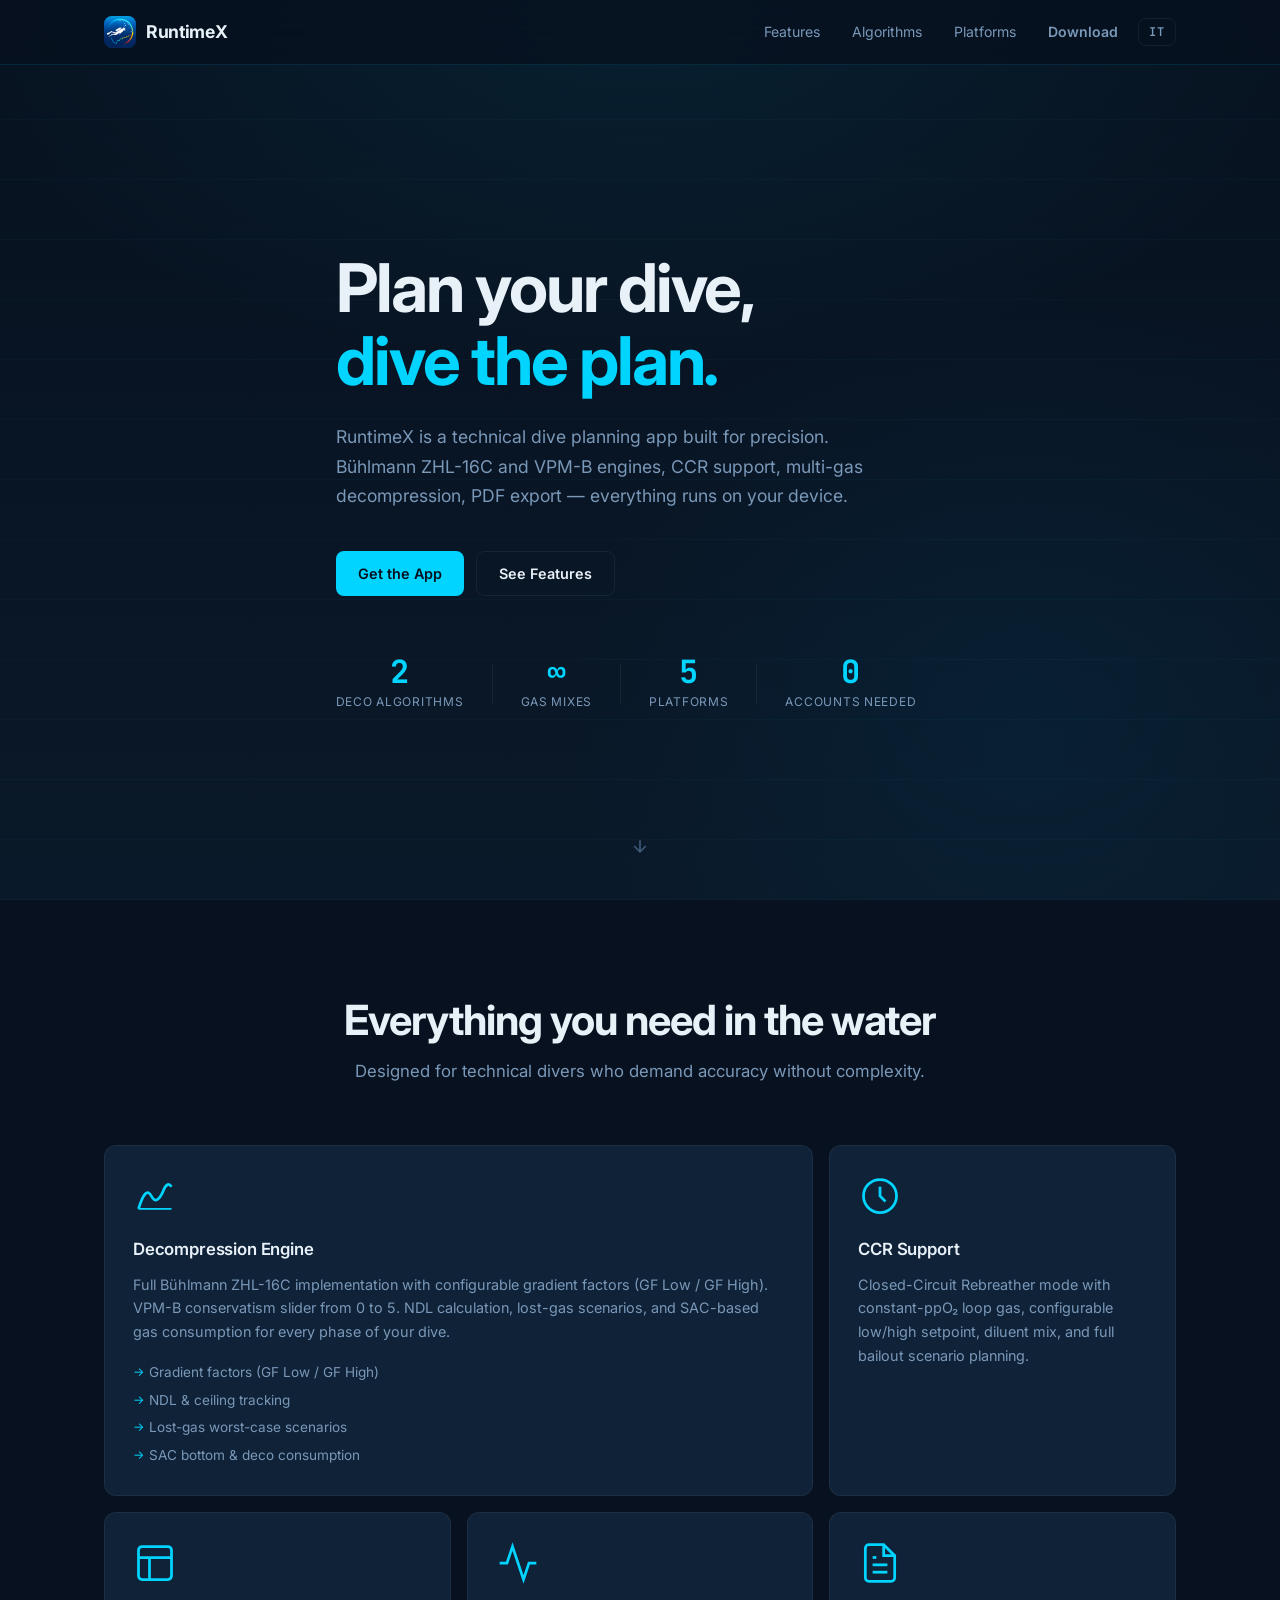
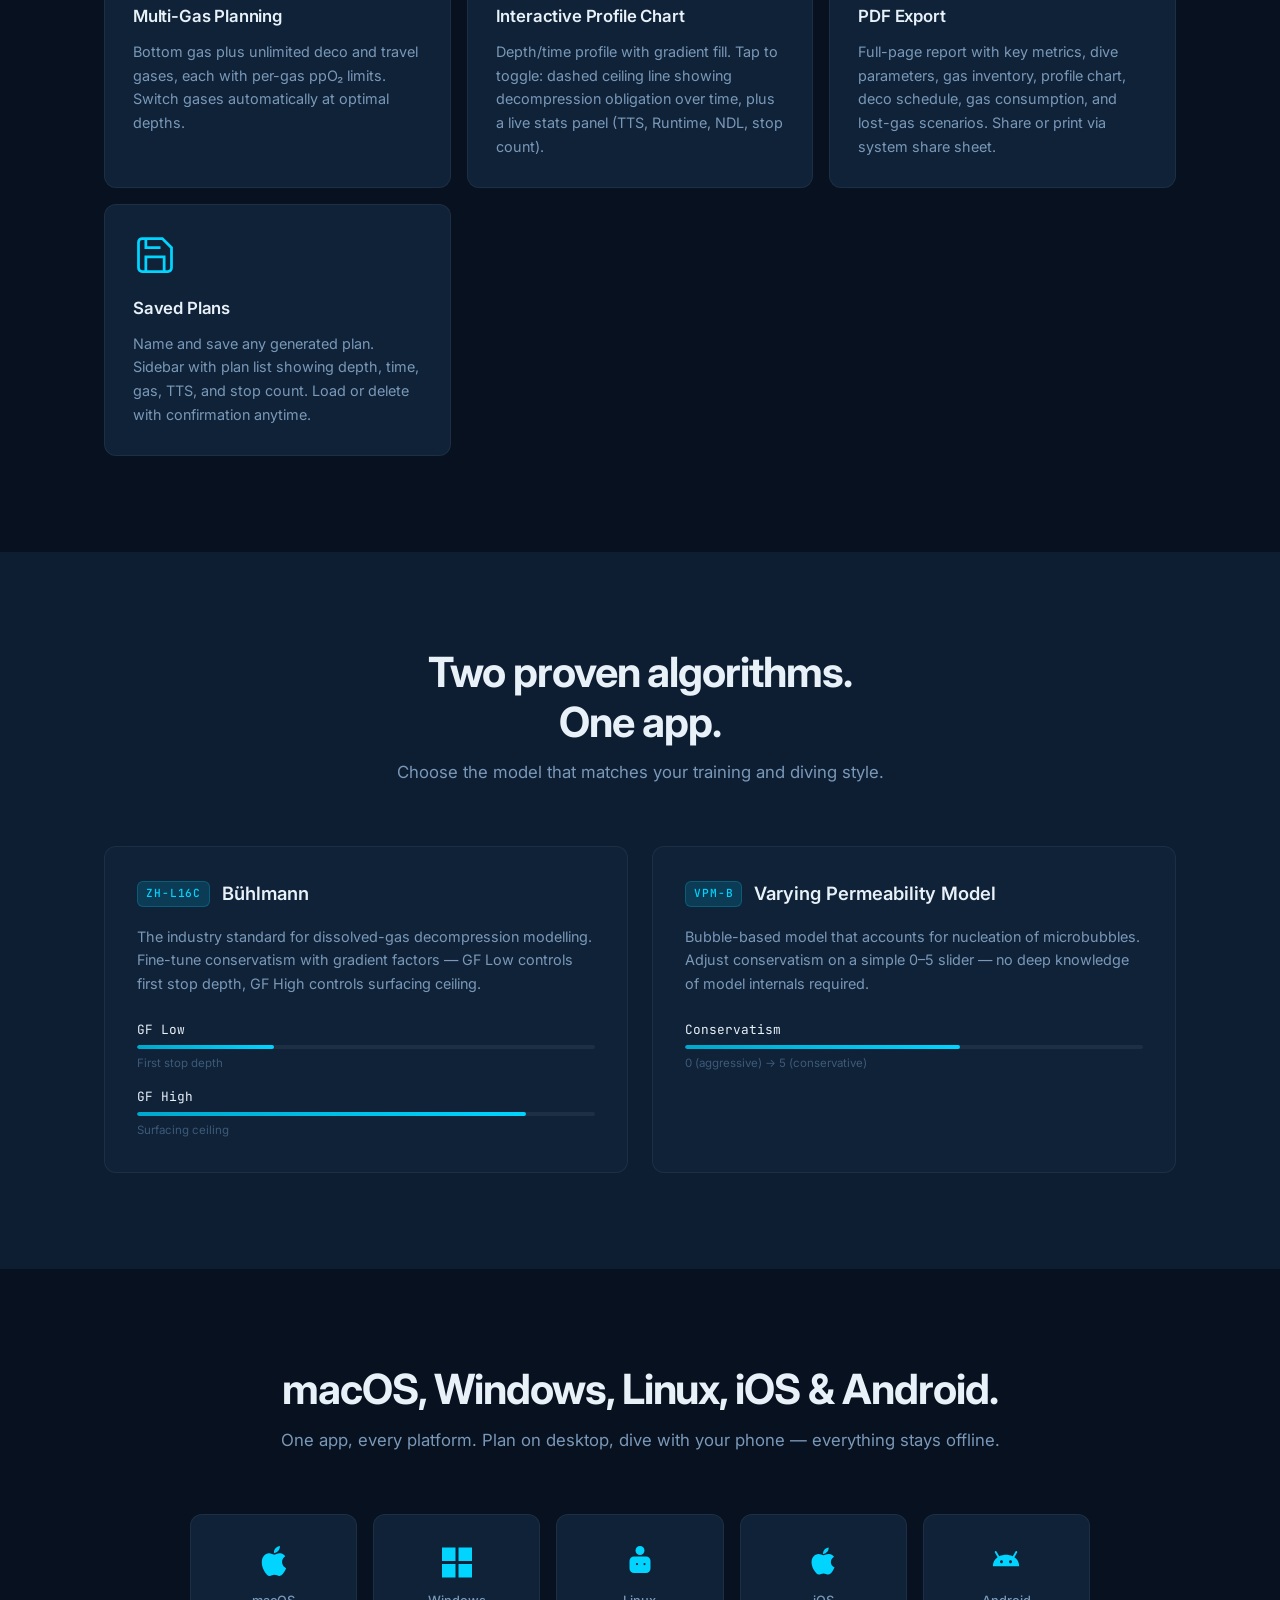
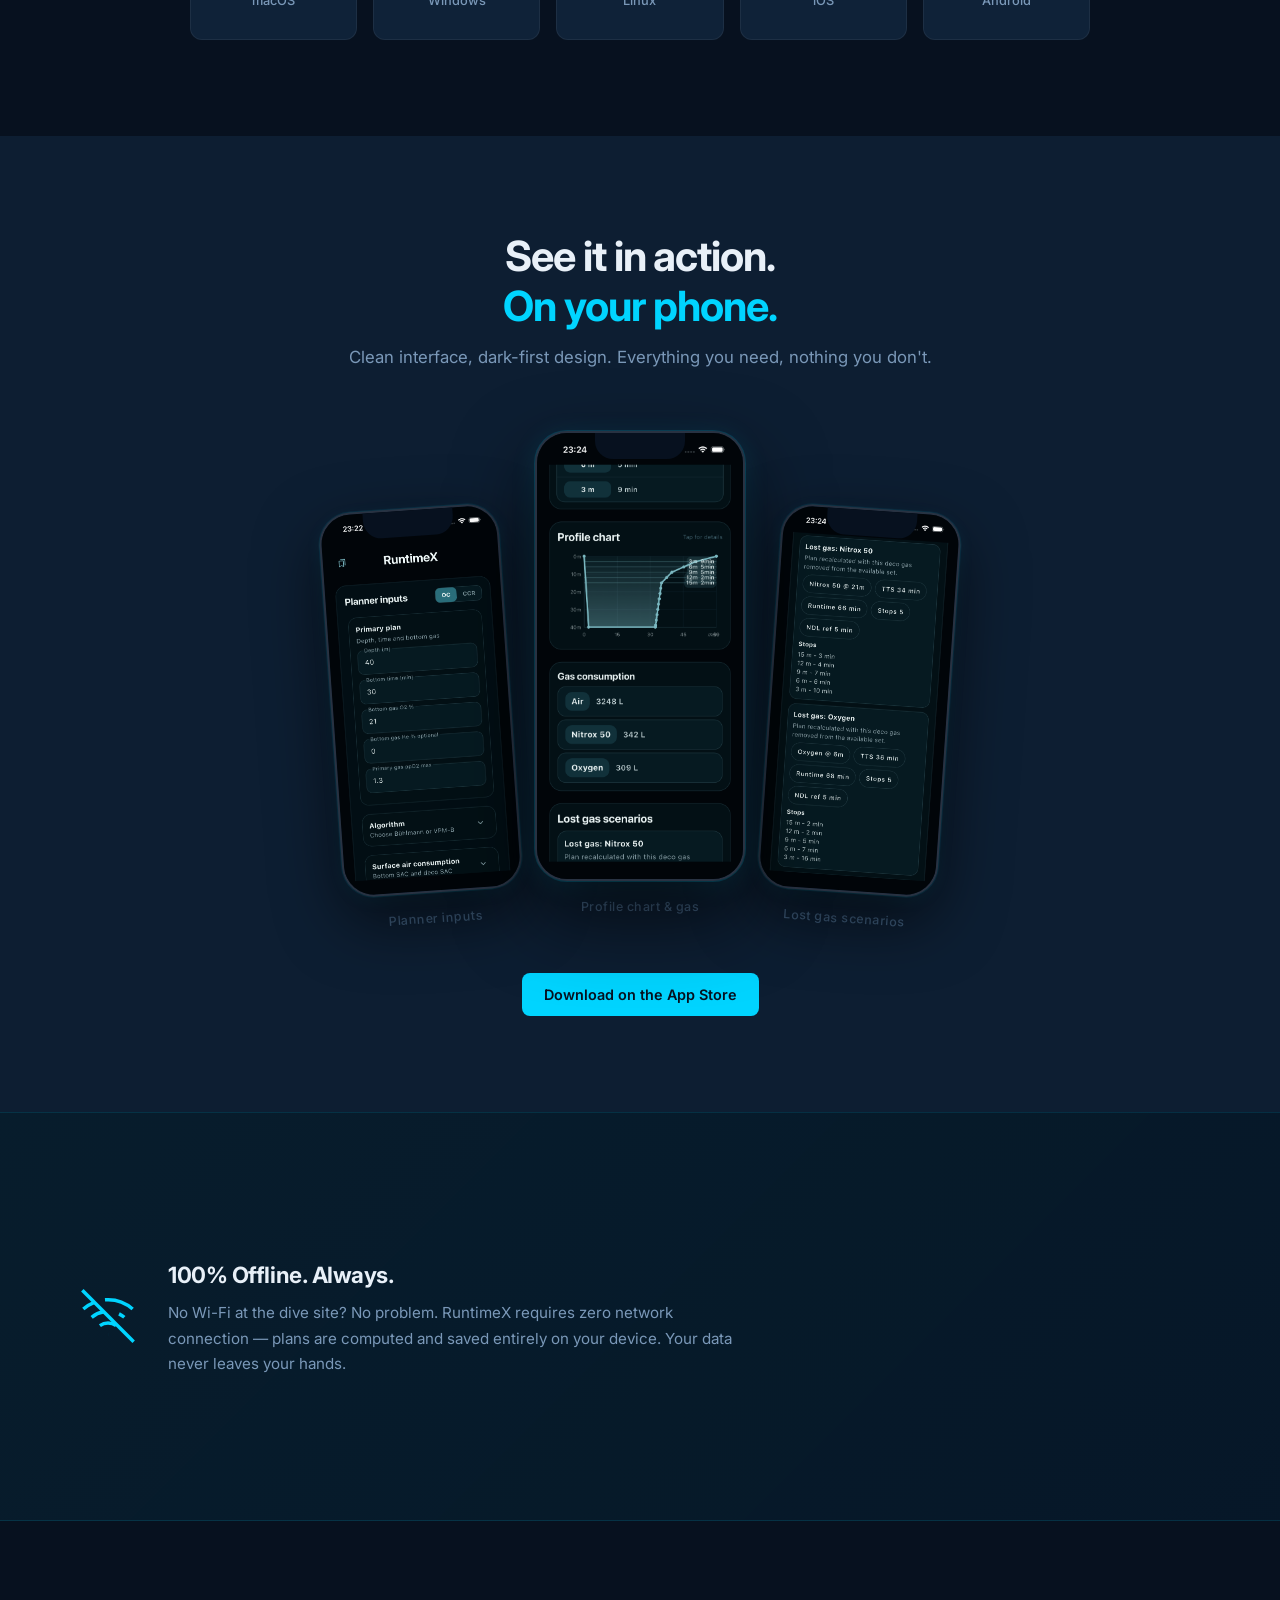
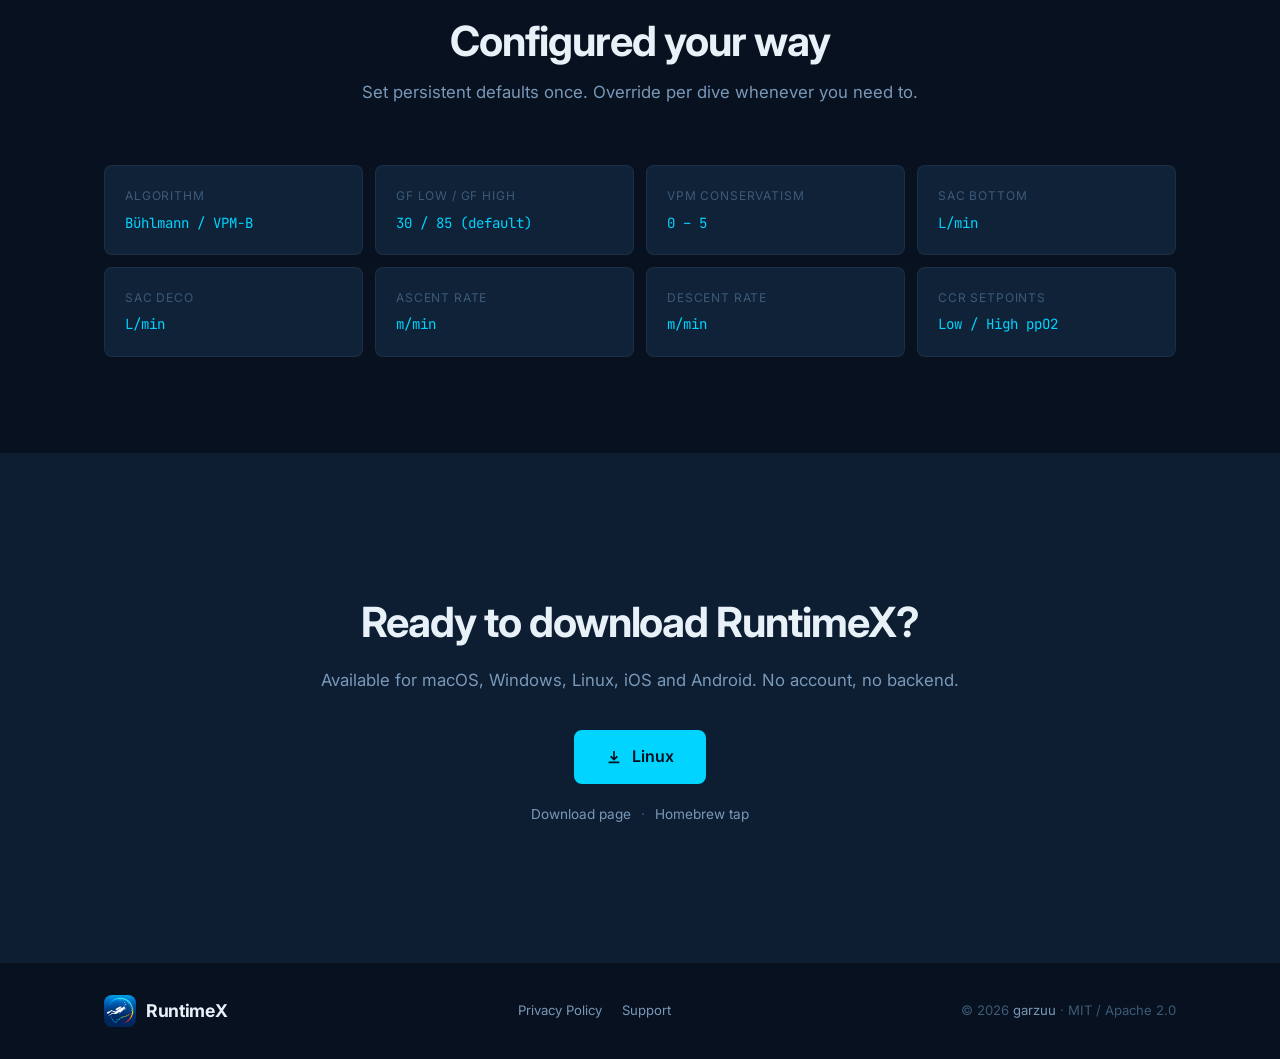
<file: index.html>
<!DOCTYPE html>
<html lang="en">
<head>
  <meta charset="UTF-8" />
  <meta name="viewport" content="width=device-width, initial-scale=1.0" />
  <title>RuntimeX — Technical Dive Planner</title>
  <meta name="description" content="Offline-first technical dive planning app. Bühlmann ZHL-16C, VPM-B, CCR support, PDF export. No account required." />

  <link rel="canonical" href="https://runtimex.garzuu.com/" />

  <meta property="og:type"        content="website" />
  <meta property="og:url"         content="https://runtimex.garzuu.com/" />
  <meta property="og:title"       content="RuntimeX — Technical Dive Planner" />
  <meta property="og:description" content="Offline-first technical dive planning app. Bühlmann ZHL-16C, VPM-B, CCR support, PDF export. No account required." />
  <meta property="og:image"       content="https://runtimex.garzuu.com/og-image.svg" />
  <meta property="og:image:width"  content="1200" />
  <meta property="og:image:height" content="630" />
  <meta property="og:locale"      content="en_US" />
  <meta property="og:site_name"   content="RuntimeX" />

  <meta name="twitter:card"        content="summary_large_image" />
  <meta name="twitter:title"       content="RuntimeX — Technical Dive Planner" />
  <meta name="twitter:description" content="Offline-first technical dive planning app. Bühlmann ZHL-16C, VPM-B, CCR support, PDF export. No account required." />
  <meta name="twitter:image"       content="https://runtimex.garzuu.com/og-image.svg" />

  <link rel="icon" type="image/png" href="favicon.png" />
  <link rel="apple-touch-icon" href="apple-touch-icon.png" />
  <link rel="stylesheet" href="style.css" />
  <link rel="preconnect" href="https://fonts.googleapis.com" />
  <link rel="preconnect" href="https://fonts.gstatic.com" crossorigin />
  <link href="https://fonts.googleapis.com/css2?family=Inter:wght@300;400;500;600;700&family=JetBrains+Mono:wght@400;500&display=swap" rel="stylesheet" />
</head>
<body>

  <!-- NAV -->
  <nav class="nav">
    <div class="nav-inner container">
      <a href="#" class="nav-logo">
        <img src="logo.png" class="nav-icon" alt="RuntimeX" />
        RuntimeX
      </a>
      <ul class="nav-links">
        <li><a href="#features"    data-i18n="nav.features">Features</a></li>
        <li><a href="#algorithms"  data-i18n="nav.algorithms">Algorithms</a></li>
        <li><a href="#platforms"   data-i18n="nav.platforms">Platforms</a></li>
        <li><a href="download.html" class="btn btn-sm" data-i18n="nav.download">Download</a></li>
        <li><button id="lang-toggle" class="lang-toggle">IT</button></li>
      </ul>
    </div>
  </nav>

  <!-- HERO -->
  <section class="hero">
    <div class="hero-bg"></div>
    <div class="container hero-inner">
      <h1 class="hero-title" data-i18n-html="hero.title">Plan your dive,<br><span class="accent">dive the plan.</span></h1>
      <p class="hero-sub" data-i18n="hero.sub">
        RuntimeX is a technical dive planning app built for precision.
        Bühlmann ZHL-16C and VPM-B engines, CCR support, multi-gas decompression,
        PDF export — everything runs on your device.
      </p>
      <div class="hero-actions">
        <a href="download.html" class="btn btn-primary" data-i18n="hero.cta.app">Get the App</a>
        <a href="#features"     class="btn btn-ghost"   data-i18n="hero.cta.features">See Features</a>
      </div>
      <div class="hero-stats">
        <div class="stat">
          <span class="stat-value">2</span>
          <span class="stat-label" data-i18n="hero.stat.algos">Deco Algorithms</span>
        </div>
        <div class="stat-sep"></div>
        <div class="stat">
          <span class="stat-value">∞</span>
          <span class="stat-label" data-i18n="hero.stat.gases">Gas Mixes</span>
        </div>
        <div class="stat-sep"></div>
        <div class="stat">
          <span class="stat-value">5</span>
          <span class="stat-label" data-i18n="hero.stat.platforms">Platforms</span>
        </div>
        <div class="stat-sep"></div>
        <div class="stat">
          <span class="stat-value">0</span>
          <span class="stat-label" data-i18n="hero.stat.accounts">Accounts Needed</span>
        </div>
      </div>
    </div>
    <div class="hero-scroll-hint">
      <svg viewBox="0 0 24 24" fill="none" stroke="currentColor" stroke-width="2">
        <path d="M12 5v14M5 12l7 7 7-7"/>
      </svg>
    </div>
  </section>

  <!-- FEATURES -->
  <section class="section" id="features">
    <div class="container">
      <div class="section-header">
        <h2 data-i18n="features.title">Everything you need in the water</h2>
        <p data-i18n="features.sub">Designed for technical divers who demand accuracy without complexity.</p>
      </div>
      <div class="features-grid">

        <div class="feature-card feature-card--large">
          <div class="feature-icon">
            <svg viewBox="0 0 24 24" fill="none" stroke="currentColor" stroke-width="1.5">
              <path d="M3 19 Q7 6 10 12 Q13 18 17 8 Q19 4 21 7"/>
              <line x1="3" y1="19" x2="21" y2="19" stroke-width="1"/>
            </svg>
          </div>
          <h3 data-i18n="feat.deco.title">Decompression Engine</h3>
          <p data-i18n="feat.deco.desc">Full Bühlmann ZHL-16C implementation with configurable gradient factors (GF Low / GF High). VPM-B conservatism slider from 0 to 5. NDL calculation, lost-gas scenarios, and SAC-based gas consumption for every phase of your dive.</p>
          <ul class="feature-list">
            <li data-i18n="feat.deco.li1">Gradient factors (GF Low / GF High)</li>
            <li data-i18n="feat.deco.li2">NDL &amp; ceiling tracking</li>
            <li data-i18n="feat.deco.li3">Lost-gas worst-case scenarios</li>
            <li data-i18n="feat.deco.li4">SAC bottom &amp; deco consumption</li>
          </ul>
        </div>

        <div class="feature-card">
          <div class="feature-icon">
            <svg viewBox="0 0 24 24" fill="none" stroke="currentColor" stroke-width="1.5">
              <circle cx="12" cy="12" r="9"/>
              <path d="M12 7v5l3 3"/>
            </svg>
          </div>
          <h3 data-i18n="feat.ccr.title">CCR Support</h3>
          <p data-i18n="feat.ccr.desc">Closed-Circuit Rebreather mode with constant-ppO2 loop gas, configurable low/high setpoint, diluent mix, and full bailout scenario planning.</p>
        </div>

        <div class="feature-card">
          <div class="feature-icon">
            <svg viewBox="0 0 24 24" fill="none" stroke="currentColor" stroke-width="1.5">
              <rect x="3" y="3" width="18" height="18" rx="2"/>
              <path d="M3 9h18M9 21V9"/>
            </svg>
          </div>
          <h3 data-i18n="feat.gas.title">Multi-Gas Planning</h3>
          <p data-i18n="feat.gas.desc">Bottom gas plus unlimited deco and travel gases, each with per-gas ppO2 limits. Switch gases automatically at optimal depths.</p>
        </div>

        <div class="feature-card">
          <div class="feature-icon">
            <svg viewBox="0 0 24 24" fill="none" stroke="currentColor" stroke-width="1.5">
              <polyline points="22 12 18 12 15 21 9 3 6 12 2 12"/>
            </svg>
          </div>
          <h3 data-i18n="feat.chart.title">Interactive Profile Chart</h3>
          <p data-i18n="feat.chart.desc">Depth/time profile with gradient fill. Tap to toggle: dashed ceiling line showing decompression obligation over time, plus a live stats panel (TTS, Runtime, NDL, stop count).</p>
        </div>

        <div class="feature-card">
          <div class="feature-icon">
            <svg viewBox="0 0 24 24" fill="none" stroke="currentColor" stroke-width="1.5">
              <path d="M14 2H6a2 2 0 0 0-2 2v16a2 2 0 0 0 2 2h12a2 2 0 0 0 2-2V8z"/>
              <polyline points="14 2 14 8 20 8"/>
              <line x1="16" y1="13" x2="8" y2="13"/>
              <line x1="16" y1="17" x2="8" y2="17"/>
              <polyline points="10 9 9 9 8 9"/>
            </svg>
          </div>
          <h3 data-i18n="feat.pdf.title">PDF Export</h3>
          <p data-i18n="feat.pdf.desc">Full-page report with key metrics, dive parameters, gas inventory, profile chart, deco schedule, gas consumption, and lost-gas scenarios. Share or print via system share sheet.</p>
        </div>

        <div class="feature-card">
          <div class="feature-icon">
            <svg viewBox="0 0 24 24" fill="none" stroke="currentColor" stroke-width="1.5">
              <path d="M19 21H5a2 2 0 0 1-2-2V5a2 2 0 0 1 2-2h11l5 5v11a2 2 0 0 1-2 2z"/>
              <polyline points="17 21 17 13 7 13 7 21"/>
              <polyline points="7 3 7 8 15 8"/>
            </svg>
          </div>
          <h3 data-i18n="feat.save.title">Saved Plans</h3>
          <p data-i18n="feat.save.desc">Name and save any generated plan. Sidebar with plan list showing depth, time, gas, TTS, and stop count. Load or delete with confirmation anytime.</p>
        </div>

      </div>
    </div>
  </section>

  <!-- ALGORITHMS -->
  <section class="section section--dark" id="algorithms">
    <div class="container">
      <div class="section-header">
        <h2 data-i18n-html="algo.title">Two proven algorithms.<br>One app.</h2>
        <p data-i18n="algo.sub">Choose the model that matches your training and diving style.</p>
      </div>
      <div class="algo-grid">
        <div class="algo-card">
          <div class="algo-header">
            <span class="algo-tag">ZH-L16C</span>
            <h3>Bühlmann</h3>
          </div>
          <p class="algo-desc" data-i18n="algo.buhl.desc">The industry standard for dissolved-gas decompression modelling. Fine-tune conservatism with gradient factors — GF Low controls first stop depth, GF High controls surfacing ceiling.</p>
          <div class="algo-params">
            <div class="param">
              <span class="param-name">GF Low</span>
              <div class="param-bar"><div class="param-fill" style="--fill: 30%"></div></div>
              <span class="param-hint" data-i18n="algo.buhl.hint1">First stop depth</span>
            </div>
            <div class="param">
              <span class="param-name">GF High</span>
              <div class="param-bar"><div class="param-fill" style="--fill: 85%"></div></div>
              <span class="param-hint" data-i18n="algo.buhl.hint2">Surfacing ceiling</span>
            </div>
          </div>
        </div>
        <div class="algo-card">
          <div class="algo-header">
            <span class="algo-tag">VPM-B</span>
            <h3>Varying Permeability Model</h3>
          </div>
          <p class="algo-desc" data-i18n="algo.vpm.desc">Bubble-based model that accounts for nucleation of microbubbles. Adjust conservatism on a simple 0–5 slider — no deep knowledge of model internals required.</p>
          <div class="algo-params">
            <div class="param">
              <span class="param-name">Conservatism</span>
              <div class="param-bar"><div class="param-fill" style="--fill: 60%"></div></div>
              <span class="param-hint" data-i18n="algo.vpm.hint">0 (aggressive) → 5 (conservative)</span>
            </div>
          </div>
        </div>
      </div>
    </div>
  </section>

  <!-- PLATFORMS -->
  <section class="section" id="platforms">
    <div class="container">
      <div class="section-header">
        <h2 data-i18n="platforms.title">macOS, Windows, Linux, iOS &amp; Android.</h2>
        <p data-i18n="platforms.sub">One app, every platform. Plan on desktop, dive with your phone — everything stays offline.</p>
      </div>
      <div class="platforms-grid">
        <div class="platform-card">
          <div class="platform-icon">
            <svg viewBox="0 0 24 24" fill="currentColor">
              <path d="M18.71 19.5c-.83 1.24-1.71 2.45-3.05 2.47-1.34.03-1.77-.79-3.29-.79-1.53 0-2 .77-3.27.82-1.31.05-2.3-1.32-3.14-2.53C4.25 17 2.94 12.45 4.7 9.39c.87-1.52 2.43-2.48 4.12-2.51 1.28-.02 2.5.87 3.29.87.78 0 2.26-1.07 3.8-.91.65.03 2.47.26 3.64 1.98-.09.06-2.17 1.28-2.15 3.81.03 3.02 2.65 4.03 2.68 4.04-.03.07-.42 1.44-1.38 2.83M13 3.5c.73-.83 1.94-1.46 2.94-1.5.13 1.17-.34 2.35-1.04 3.19-.69.85-1.83 1.51-2.95 1.42-.15-1.15.41-2.35 1.05-3.11z"/>
            </svg>
          </div>
          <span>macOS</span>
        </div>
        <div class="platform-card">
          <div class="platform-icon">
            <svg viewBox="0 0 24 24" fill="currentColor">
              <path d="M2 3h9v9H2V3zm11 0h9v9h-9V3zM2 14h9v9H2v-9zm11 0h9v9h-9v-9z"/>
            </svg>
          </div>
          <span>Windows</span>
        </div>
        <div class="platform-card">
          <div class="platform-icon">
            <svg viewBox="0 0 24 24" fill="currentColor">
              <path fill-rule="evenodd" d="M12 2a3 3 0 1 0 0 6 3 3 0 0 0 0-6zM8 9a3 3 0 0 0-3 3v5a3 3 0 0 0 3 3h8a3 3 0 0 0 3-3v-5a3 3 0 0 0-3-3H8zM9.25 14a.75.75 0 1 0 1.5 0 .75.75 0 0 0-1.5 0zm5 0a.75.75 0 1 0 1.5 0 .75.75 0 0 0-1.5 0z"/>
            </svg>
          </div>
          <span>Linux</span>
        </div>
        <div class="platform-card">
          <div class="platform-icon">
            <svg viewBox="0 0 24 24" fill="currentColor">
              <path d="M17.05 20.28c-.98.95-2.05.8-3.08.35-1.09-.46-2.09-.48-3.24 0-1.44.62-2.2.44-3.06-.35C2.79 15.25 3.51 7.7 9.05 7.4c1.39.07 2.34.74 3.15.8 1.21-.24 2.37-.93 3.67-.84 1.56.14 2.73.72 3.51 1.84-3.09 1.95-2.63 5.81.29 7.02-.73 1.81-1.65 3.63-2.62 4.06M12.03 7.25c-.15-2.23 1.66-4.07 3.74-4.25.29 2.58-2.34 4.5-3.74 4.25"/>
            </svg>
          </div>
          <span>iOS</span>
        </div>
        <div class="platform-card">
          <div class="platform-icon">
            <svg viewBox="0 0 24 24" fill="currentColor">
              <path d="M17.6 9.48l1.84-3.18c.16-.31.04-.69-.26-.85-.29-.15-.65-.06-.83.22l-1.88 3.24C15.03 8.27 13.55 7.9 12 7.9c-1.55 0-3.03.37-4.47 1.01L5.65 5.67c-.18-.28-.54-.37-.83-.22-.3.16-.42.54-.26.85L6.4 9.48C4.4 10.79 3.22 12.94 3.22 15.5h17.56c0-2.56-1.18-4.71-3.18-6.02zM9 13.5c-.55 0-1-.45-1-1s.45-1 1-1 1 .45 1 1-.45 1-1 1zm6 0c-.55 0-1-.45-1-1s.45-1 1-1 1 .45 1 1-.45 1-1 1z"/>
            </svg>
          </div>
          <span>Android</span>
        </div>
      </div>
    </div>
  </section>

  <!-- APP SCREENSHOTS -->
  <section class="section section--dark" id="screenshots">
    <div class="container">
      <div class="section-header">
        <h2 data-i18n-html="screens.title">See it in action.<br><span class="accent">On your phone.</span></h2>
        <p data-i18n="screens.sub">Clean interface, dark-first design. Everything you need, nothing you don't.</p>
      </div>
      <div class="screenshots-row">
        <div class="iphone-mockup">
          <div class="iphone-frame">
            <div class="iphone-notch"></div>
            <img src="assets/screenshot-planner.png" alt="Planner inputs screen" loading="lazy" />
          </div>
          <p class="iphone-caption" data-i18n="screens.cap1">Planner inputs</p>
        </div>
        <div class="iphone-mockup iphone-mockup--center">
          <div class="iphone-frame">
            <div class="iphone-notch"></div>
            <img src="assets/screenshot-profile.png" alt="Profile chart and gas consumption" loading="lazy" />
          </div>
          <p class="iphone-caption" data-i18n="screens.cap2">Profile chart &amp; gas</p>
        </div>
        <div class="iphone-mockup">
          <div class="iphone-frame">
            <div class="iphone-notch"></div>
            <img src="assets/screenshot-lostgas.png" alt="Lost gas scenarios" loading="lazy" />
          </div>
          <p class="iphone-caption" data-i18n="screens.cap3">Lost gas scenarios</p>
        </div>
      </div>
      <div class="screenshots-cta">
        <a href="https://apps.apple.com/us/app/runtimex/id6777229440" target="_blank" rel="noopener noreferrer" class="btn btn-primary" data-i18n="screens.appstore">
          <svg width="16" height="16" viewBox="0 0 24 24" fill="currentColor" aria-hidden="true" style="flex-shrink:0">
            <path d="M18.71 19.5c-.83 1.24-1.71 2.45-3.05 2.47-1.34.03-1.77-.79-3.29-.79-1.53 0-2 .77-3.27.82-1.31.05-2.3-1.32-3.14-2.53C4.25 17 2.94 12.45 4.7 9.39c.87-1.52 2.43-2.48 4.12-2.51 1.28-.02 2.5.87 3.29.87.78 0 2.26-1.07 3.8-.91.65.03 2.47.26 3.64 1.98-.09.06-2.17 1.28-2.15 3.81.03 3.02 2.65 4.03 2.68 4.04-.03.07-.42 1.44-1.38 2.83M13 3.5c.73-.83 1.94-1.46 2.94-1.5.13 1.17-.34 2.35-1.04 3.19-.69.85-1.83 1.51-2.95 1.42-.15-1.15.41-2.35 1.05-3.11z"/>
          </svg>
          Download on the App Store
        </a>
      </div>
    </div>
  </section>

  <!-- OFFLINE BANNER -->
  <section class="section section--accent">
    <div class="container offline-banner">
      <div class="offline-icon">
        <svg viewBox="0 0 24 24" fill="none" stroke="currentColor" stroke-width="1.5">
          <path d="M1 1l22 22"/>
          <path d="M16.72 11.06A10.94 10.94 0 0 1 19 12.55M5 12.55a10.94 10.94 0 0 1 5.17-2.39M10.71 5.05A16 16 0 0 1 22.56 9M1.42 9a15.91 15.91 0 0 1 4.7-2.88M8.53 16.11a6 6 0 0 1 6.95 0M12 20h.01"/>
        </svg>
      </div>
      <div class="offline-text">
        <h3 data-i18n="offline.title">100% Offline. Always.</h3>
        <p data-i18n="offline.desc">No Wi-Fi at the dive site? No problem. RuntimeX requires zero network connection — plans are computed and saved entirely on your device. Your data never leaves your hands.</p>
      </div>
    </div>
  </section>

  <!-- SETTINGS -->
  <section class="section" id="settings">
    <div class="container">
      <div class="section-header">
        <h2 data-i18n="settings.title">Configured your way</h2>
        <p data-i18n="settings.sub">Set persistent defaults once. Override per dive whenever you need to.</p>
      </div>
      <div class="settings-grid">
        <div class="setting-item"><span class="setting-key">Algorithm</span><span class="setting-val">Bühlmann / VPM-B</span></div>
        <div class="setting-item"><span class="setting-key">GF Low / GF High</span><span class="setting-val">30 / 85 (default)</span></div>
        <div class="setting-item"><span class="setting-key">VPM Conservatism</span><span class="setting-val">0 – 5</span></div>
        <div class="setting-item"><span class="setting-key">SAC Bottom</span><span class="setting-val">L/min</span></div>
        <div class="setting-item"><span class="setting-key">SAC Deco</span><span class="setting-val">L/min</span></div>
        <div class="setting-item"><span class="setting-key">Ascent Rate</span><span class="setting-val">m/min</span></div>
        <div class="setting-item"><span class="setting-key">Descent Rate</span><span class="setting-val">m/min</span></div>
        <div class="setting-item"><span class="setting-key">CCR Setpoints</span><span class="setting-val">Low / High ppO2</span></div>
      </div>
    </div>
  </section>

  <!-- DOWNLOAD CTA -->
  <section class="section section--dark" id="download">
    <div class="container download-section">
      <h2 data-i18n="dl.cta.title">Ready to download RuntimeX?</h2>
      <p data-i18n="dl.cta.sub">Available for macOS, Windows, Linux, iOS and Android. No account, no backend.</p>
      <div class="dl-cta-primary">
        <a id="dl-cta-btn" href="/downloads/RuntimeX-macos.dmg" download="RuntimeX-macos.dmg" class="btn btn-primary btn-lg dl-cta-btn">
          <svg width="16" height="16" viewBox="0 0 24 24" fill="none" stroke="currentColor" stroke-width="2.5" aria-hidden="true" style="flex-shrink:0">
            <path d="M12 3v13M7 11l5 5 5-5M4 20h16"/>
          </svg>
          <span id="dl-cta-label">macOS</span>
        </a>
      </div>
      <div class="dl-cta-links">
        <a href="download.html" data-i18n="dl.cta.page">All platforms</a>
        <span class="dl-cta-sep" aria-hidden="true">·</span>
        <a href="https://github.com/garzuu/homebrew-runtimex" target="_blank" rel="noopener noreferrer" data-i18n="dl.cta.brew">Homebrew tap</a>
      </div>
    </div>
  </section>

  <!-- FOOTER -->
  <footer class="footer">
    <div class="container footer-inner">
      <a href="#" class="nav-logo">
        <img src="logo.png" class="nav-icon" alt="RuntimeX" />
        RuntimeX
      </a>
      <div class="footer-links">
        <a href="privacy.html" data-i18n="nav.privacy">Privacy Policy</a>
        <a href="support.html" data-i18n="nav.support">Support</a>
      </div>
      <p class="footer-copy">© <span id="copyright-year"></span> <a href="https://github.com/garzuu" target="_blank" rel="noopener">garzuu</a> · MIT / Apache 2.0</p>
    </div>
  </footer>

  <script src="app.js"></script>
  <script src="i18n.js"></script>
  <script>
    (function () {
      try {
        const ua = navigator.userAgent;
        let href, dl, label;
        if      (/iPhone|iPad|iPod/.test(ua)) { href = 'download.html';                   dl = null;                      label = 'iOS'; }
        else if (/Android/.test(ua))          { href = '/downloads/RuntimeX-android.apk'; dl = 'RuntimeX-android.apk';   label = 'Android'; }
        else if (/Win/.test(ua))              { href = '/downloads/RuntimeX-windows.exe';  dl = 'RuntimeX-windows.exe';  label = 'Windows'; }
        else if (/Linux/.test(ua))            { href = '/downloads/RuntimeX-linux.tar.gz'; dl = 'RuntimeX-linux.tar.gz'; label = 'Linux'; }
        else                                  { href = '/downloads/RuntimeX-macos.dmg';    dl = 'RuntimeX-macos.dmg';    label = 'macOS'; }
        const btn = document.getElementById('dl-cta-btn');
        const lbl = document.getElementById('dl-cta-label');
        if (!btn || !lbl) return;
        btn.href = href;
        lbl.textContent = label;
        if (dl) btn.setAttribute('download', dl); else btn.removeAttribute('download');
      } catch (_) {}
    })();
  </script>
</body>
</html>
</file>
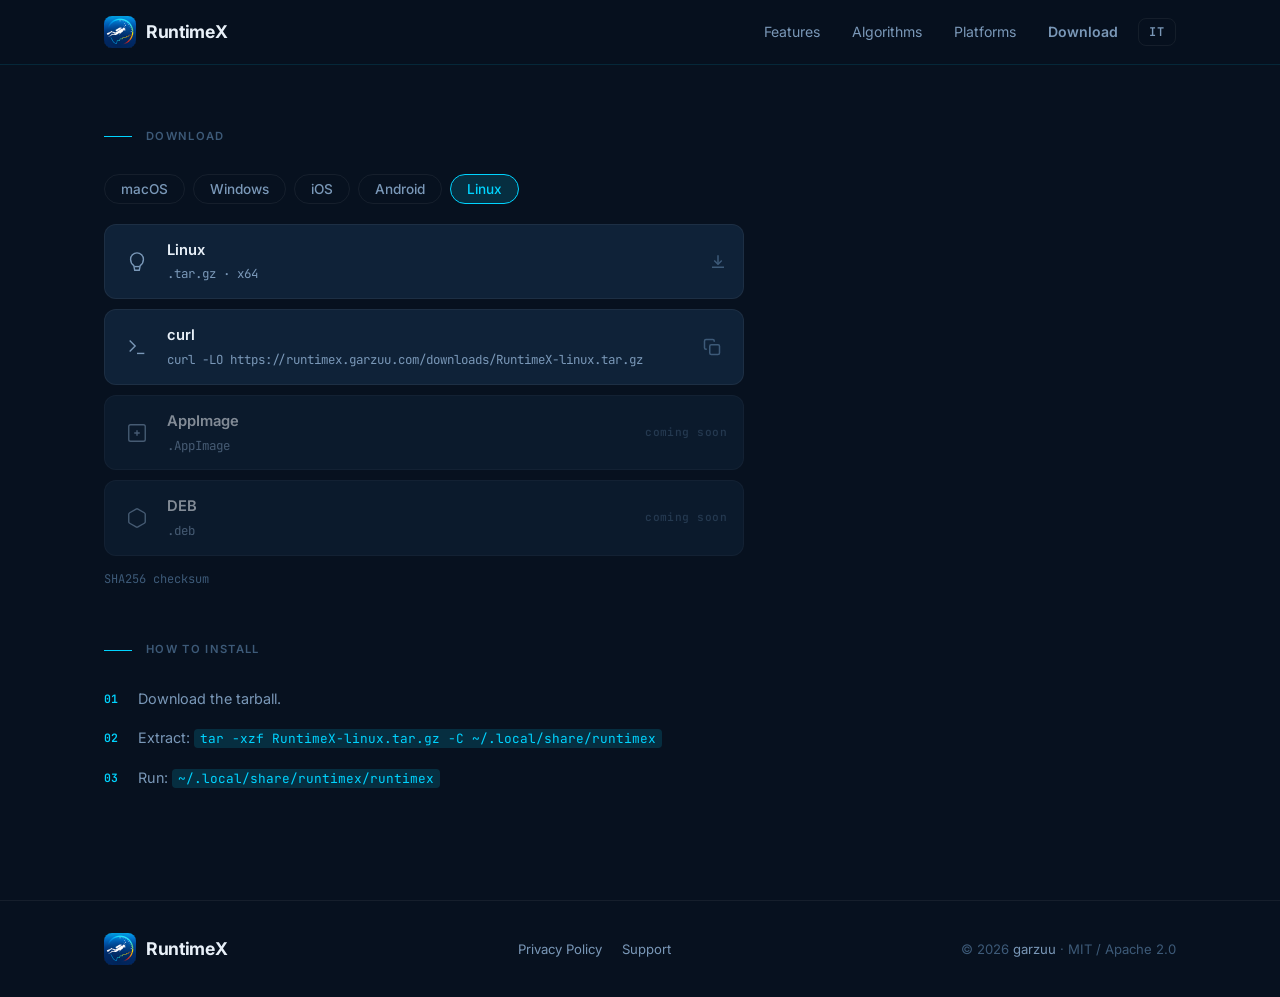
<file: download.html>
<!DOCTYPE html>
<html lang="en">
<head>
  <meta charset="UTF-8" />
  <meta name="viewport" content="width=device-width, initial-scale=1.0" />
  <title>Download RuntimeX</title>
  <meta name="description" content="Download RuntimeX for macOS, Windows, Linux and Android, or install with Homebrew Cask. Offline-first technical dive planning, no account required." />

  <link rel="canonical" href="https://runtimex.garzuu.com/download.html" />

  <meta property="og:type" content="website" />
  <meta property="og:url" content="https://runtimex.garzuu.com/download.html" />
  <meta property="og:title" content="Download RuntimeX" />
  <meta property="og:description" content="Download RuntimeX for macOS, Windows, Linux and Android, or install with Homebrew Cask. Offline-first technical dive planning, no account required." />
  <meta property="og:image" content="https://runtimex.garzuu.com/og-image.svg" />
  <meta property="og:site_name" content="RuntimeX" />

  <meta name="twitter:card" content="summary_large_image" />
  <meta name="twitter:title" content="Download RuntimeX" />
  <meta name="twitter:description" content="Download RuntimeX for macOS, Windows, Linux and Android, or install with Homebrew Cask." />
  <meta name="twitter:image" content="https://runtimex.garzuu.com/og-image.svg" />

  <link rel="icon" type="image/png" href="favicon.png" />
  <link rel="apple-touch-icon" href="apple-touch-icon.png" />
  <link rel="stylesheet" href="style.css" />
  <link rel="preconnect" href="https://fonts.googleapis.com" />
  <link rel="preconnect" href="https://fonts.gstatic.com" crossorigin />
  <link href="https://fonts.googleapis.com/css2?family=Inter:wght@300;400;500;600;700&family=JetBrains+Mono:wght@400;500&display=swap" rel="stylesheet" />

  <style>
    [hidden] { display: none !important; }

    .dl-page { padding-top: 64px; min-height: 100vh; }

    .dl-section { padding: 64px 0 96px; max-width: 640px; }

    .dl-eyebrow-row {
      display: flex;
      align-items: center;
      gap: 14px;
      margin-bottom: 28px;
    }
    .dl-eyebrow-line {
      height: 1px;
      width: 28px;
      background: var(--accent);
      flex-shrink: 0;
    }
    .dl-eyebrow {
      font-size: 0.7rem;
      font-weight: 600;
      letter-spacing: 0.12em;
      text-transform: uppercase;
      color: var(--text-faint);
    }

    /* Tab switcher */
    .dl-tabs {
      display: flex;
      flex-wrap: wrap;
      gap: 8px;
      margin-bottom: 20px;
    }
    .dl-tab {
      padding: 6px 16px;
      border-radius: 20px;
      border: 1px solid var(--border-card);
      background: transparent;
      color: var(--text-muted);
      font-size: 0.85rem;
      font-weight: 500;
      cursor: pointer;
      font-family: var(--font);
      transition: border-color 0.15s, color 0.15s, background 0.15s;
    }
    .dl-tab:hover { border-color: var(--border); color: var(--text); }
    .dl-tab.active {
      border-color: var(--accent);
      color: var(--accent);
      background: var(--accent-glow);
    }

    /* Download cards */
    .dl-cards {
      display: flex;
      flex-direction: column;
      gap: 10px;
      margin-bottom: 8px;
    }
    .dl-card {
      display: flex;
      align-items: center;
      gap: 14px;
      padding: 14px 16px;
      background: var(--bg-card);
      border: 1px solid var(--border-card);
      border-radius: var(--radius);
      text-decoration: none;
      transition: border-color 0.15s;
    }
    .dl-card:hover { border-color: rgba(0,212,255,0.2); }
    .dl-card-icon {
      width: 32px;
      height: 32px;
      flex-shrink: 0;
      color: var(--text-muted);
      display: flex;
      align-items: center;
      justify-content: center;
    }
    .dl-card-icon svg { width: 22px; height: 22px; }
    .dl-card-body {
      flex: 1;
      min-width: 0;
      display: flex;
      flex-direction: column;
      gap: 2px;
    }
    .dl-card-name {
      font-size: 0.92rem;
      font-weight: 600;
      color: var(--text);
    }
    .dl-card-sub {
      font-size: 0.78rem;
      color: var(--text-muted);
      font-family: var(--mono);
    }
    .dl-card-cmd {
      font-size: 0.78rem;
      color: var(--text-muted);
      font-family: var(--mono);
      white-space: nowrap;
      overflow: hidden;
      text-overflow: ellipsis;
      display: block;
    }
    .dl-card-action {
      flex-shrink: 0;
      color: var(--text-faint);
      display: flex;
      align-items: center;
      justify-content: center;
    }
    .dl-card-action svg { width: 18px; height: 18px; }
    .dl-copy-btn {
      background: transparent;
      border: none;
      cursor: pointer;
      color: var(--text-faint);
      padding: 6px;
      border-radius: var(--radius-sm);
      transition: color 0.15s;
      display: flex;
      align-items: center;
      justify-content: center;
    }
    .dl-copy-btn:hover { color: var(--text-muted); }
    .dl-copy-btn.copied { color: var(--accent); }

    /* Coming soon card variant */
    .dl-card-soon {
      opacity: 0.55;
      cursor: default;
      pointer-events: none;
    }
    .dl-card-soon:hover { border-color: var(--border-card); }
    .dl-badge-soon {
      font-family: var(--mono);
      font-size: 0.7rem;
      font-weight: 500;
      color: var(--text-faint);
      white-space: nowrap;
      letter-spacing: 0.04em;
    }
    .dl-badge-go {
      font-family: var(--mono);
      font-size: 0.7rem;
      font-weight: 600;
      color: var(--accent);
      white-space: nowrap;
      letter-spacing: 0.04em;
    }

    .dl-sha {
      font-family: var(--mono);
      font-size: 0.75rem;
      color: var(--text-faint);
      text-decoration: none;
      padding: 4px 0 12px;
      display: inline-block;
      transition: color 0.15s;
    }
    .dl-sha:hover { color: var(--text-muted); }

    /* How to install */
    .dl-how { margin-top: 40px; }
    .dl-steps {
      list-style: none;
      display: flex;
      flex-direction: column;
      gap: 16px;
      margin-top: 4px;
    }
    .dl-steps li { display: flex; gap: 14px; align-items: flex-start; }
    .dl-step-num {
      font-family: var(--mono);
      font-size: 0.72rem;
      font-weight: 600;
      color: var(--accent);
      flex-shrink: 0;
      padding-top: 3px;
      min-width: 20px;
    }
    .dl-step-text {
      font-size: 0.9rem;
      color: var(--text-muted);
      line-height: 1.6;
    }
    .dl-step-text em { font-style: italic; color: var(--text); }
    .dl-step-text code {
      font-family: var(--mono);
      font-size: 0.8rem;
      color: var(--accent);
      background: var(--accent-glow);
      border-radius: 4px;
      padding: 1px 6px;
    }

    .dl-warning {
      margin-top: 4px;
      background: rgba(255,180,0,0.06);
      border: 1px solid rgba(255,180,0,0.2);
      border-radius: var(--radius-sm);
      padding: 12px 16px;
      font-size: 0.82rem;
      color: #f0c060;
      line-height: 1.5;
    }
    .dl-warning em { font-style: italic; }
  </style>
</head>
<body>
  <nav class="nav">
    <div class="nav-inner container">
      <a href="index.html" class="nav-logo">
        <img src="logo.png" class="nav-icon" alt="RuntimeX" />
        RuntimeX
      </a>
      <ul class="nav-links">
        <li><a href="index.html#features"   data-i18n="nav.features">Features</a></li>
        <li><a href="index.html#algorithms" data-i18n="nav.algorithms">Algorithms</a></li>
        <li><a href="index.html#platforms"  data-i18n="nav.platforms">Platforms</a></li>
        <li><a href="download.html" class="btn btn-sm" data-i18n="nav.download">Download</a></li>
        <li><button id="lang-toggle" class="lang-toggle">IT</button></li>
      </ul>
    </div>
  </nav>

  <main class="dl-page">
    <div class="container">
      <div class="dl-section">

        <!-- DOWNLOAD eyebrow -->
        <div class="dl-eyebrow-row">
          <span class="dl-eyebrow-line"></span>
          <span class="dl-eyebrow" data-i18n="nav.download">Download</span>
        </div>

        <!-- Platform tabs -->
        <div class="dl-tabs" role="tablist">
          <button class="dl-tab active" data-tab="macos"   role="tab" aria-selected="true">macOS</button>
          <button class="dl-tab"        data-tab="windows" role="tab" aria-selected="false">Windows</button>
          <button class="dl-tab"        data-tab="ios"     role="tab" aria-selected="false">iOS</button>
          <button class="dl-tab"        data-tab="android" role="tab" aria-selected="false">Android</button>
          <button class="dl-tab"        data-tab="linux"   role="tab" aria-selected="false">Linux</button>
        </div>

        <!-- macOS panel -->
        <div class="dl-cards" id="panel-macos">
          <a class="dl-card" href="/downloads/RuntimeX-macos.dmg" download="RuntimeX-macos.dmg">
            <div class="dl-card-icon">
              <svg viewBox="0 0 24 24" fill="currentColor">
                <path d="M18.71 19.5c-.83 1.24-1.71 2.45-3.05 2.47-1.34.03-1.77-.79-3.29-.79-1.53 0-2 .77-3.27.82-1.31.05-2.3-1.32-3.14-2.53C4.25 17 2.94 12.45 4.7 9.39c.87-1.52 2.43-2.48 4.12-2.51 1.28-.02 2.5.87 3.29.87.78 0 2.26-1.07 3.8-.91.65.03 2.47.26 3.64 1.98-.09.06-2.17 1.28-2.15 3.81.03 3.02 2.65 4.03 2.68 4.04-.03.07-.42 1.44-1.38 2.83M13 3.5c.73-.83 1.94-1.46 2.94-1.5.13 1.17-.34 2.35-1.04 3.19-.69.85-1.83 1.51-2.95 1.42-.15-1.15.41-2.35 1.05-3.11z"/>
              </svg>
            </div>
            <div class="dl-card-body">
              <span class="dl-card-name">macOS</span>
              <span class="dl-card-sub">.dmg</span>
            </div>
            <div class="dl-card-action">
              <svg viewBox="0 0 24 24" fill="none" stroke="currentColor" stroke-width="2"><path d="M12 3v12"/><path d="M7 10l5 5 5-5"/><path d="M4 19h16"/></svg>
            </div>
          </a>
          <div class="dl-card">
            <div class="dl-card-icon">
              <svg viewBox="0 0 24 24" fill="none" stroke="currentColor" stroke-width="1.5">
                <path d="M9 3H5a2 2 0 0 0-2 2v4m6-6h10a2 2 0 0 1 2 2v4M9 3v18m0 0h10a2 2 0 0 0 2-2V9M9 21H5a2 2 0 0 1-2-2V9m0 0h18"/>
              </svg>
            </div>
            <div class="dl-card-body">
              <span class="dl-card-name">Homebrew</span>
              <code class="dl-card-cmd">brew install --cask garzuu/runtimex/runtimex</code>
            </div>
            <button class="dl-card-action dl-copy-btn" data-copy="brew install --cask garzuu/runtimex/runtimex" aria-label="Copy command">
              <svg class="icon-copy" viewBox="0 0 24 24" fill="none" stroke="currentColor" stroke-width="2"><rect x="9" y="9" width="13" height="13" rx="2"/><path d="M5 15H4a2 2 0 0 1-2-2V4a2 2 0 0 1 2-2h9a2 2 0 0 1 2 2v1"/></svg>
              <svg class="icon-check" viewBox="0 0 24 24" fill="none" stroke="currentColor" stroke-width="2.5" hidden><path d="M20 6L9 17l-5-5"/></svg>
            </button>
          </div>
          <a class="dl-sha" href="/downloads/RuntimeX-macos.dmg.sha256" data-i18n="dl.sha.label">SHA256 checksum</a>
        </div>

        <!-- Windows panel -->
        <div class="dl-cards" id="panel-windows" hidden>
          <a class="dl-card" href="/downloads/RuntimeX-windows.exe" download="RuntimeX-windows.exe">
            <div class="dl-card-icon">
              <svg viewBox="0 0 24 24" fill="none" stroke="currentColor" stroke-width="1.5">
                <rect x="3" y="3" width="8" height="8"/><rect x="13" y="3" width="8" height="8"/><rect x="3" y="13" width="8" height="8"/><rect x="13" y="13" width="8" height="8"/>
              </svg>
            </div>
            <div class="dl-card-body">
              <span class="dl-card-name">Windows</span>
              <span class="dl-card-sub">.exe · x64</span>
            </div>
            <div class="dl-card-action">
              <svg viewBox="0 0 24 24" fill="none" stroke="currentColor" stroke-width="2"><path d="M12 3v12"/><path d="M7 10l5 5 5-5"/><path d="M4 19h16"/></svg>
            </div>
          </a>
          <a class="dl-sha" href="/downloads/RuntimeX-windows.exe.sha256" data-i18n="dl.sha.label">SHA256 checksum</a>
        </div>

        <!-- iOS panel -->
        <div class="dl-cards" id="panel-ios" hidden>
          <a class="dl-card" href="https://apps.apple.com/us/app/runtimex/id6777229440?uo=4" target="_blank" rel="noopener noreferrer">
            <div class="dl-card-icon">
              <svg viewBox="0 0 24 24" fill="currentColor">
                <path d="M18.71 19.5c-.83 1.24-1.71 2.45-3.05 2.47-1.34.03-1.77-.79-3.29-.79-1.53 0-2 .77-3.27.82-1.31.05-2.3-1.32-3.14-2.53C4.25 17 2.94 12.45 4.7 9.39c.87-1.52 2.43-2.48 4.12-2.51 1.28-.02 2.5.87 3.29.87.78 0 2.26-1.07 3.8-.91.65.03 2.47.26 3.64 1.98-.09.06-2.17 1.28-2.15 3.81.03 3.02 2.65 4.03 2.68 4.04-.03.07-.42 1.44-1.38 2.83M13 3.5c.73-.83 1.94-1.46 2.94-1.5.13 1.17-.34 2.35-1.04 3.19-.69.85-1.83 1.51-2.95 1.42-.15-1.15.41-2.35 1.05-3.11z"/>
              </svg>
            </div>
            <div class="dl-card-body">
              <span class="dl-card-name">App Store</span>
              <span class="dl-card-sub">iOS</span>
            </div>
            <div class="dl-card-action">
              <svg viewBox="0 0 24 24" fill="none" stroke="currentColor" stroke-width="2"><path d="M12 3v12"/><path d="M7 10l5 5 5-5"/><path d="M4 19h16"/></svg>
            </div>
          </a>
        </div>

        <!-- Android panel -->
        <div class="dl-cards" id="panel-android" hidden>
          <a class="dl-card" href="/downloads/RuntimeX-android.apk" download="RuntimeX-android.apk">
            <div class="dl-card-icon">
              <svg viewBox="0 0 24 24" fill="none" stroke="currentColor" stroke-width="1.5">
                <path d="M5 16V8a7 7 0 0 1 14 0v8"/><path d="M3 16h18"/><path d="M7 16v3a1 1 0 0 0 1 1h8a1 1 0 0 0 1-1v-3"/><circle cx="9" cy="11" r="1" fill="currentColor" stroke="none"/><circle cx="15" cy="11" r="1" fill="currentColor" stroke="none"/>
              </svg>
            </div>
            <div class="dl-card-body">
              <span class="dl-card-name">Android</span>
              <span class="dl-card-sub">.apk · arm64</span>
            </div>
            <div class="dl-card-action">
              <svg viewBox="0 0 24 24" fill="none" stroke="currentColor" stroke-width="2"><path d="M12 3v12"/><path d="M7 10l5 5 5-5"/><path d="M4 19h16"/></svg>
            </div>
          </a>
          <div class="dl-card dl-card-soon">
            <div class="dl-card-icon">
              <svg viewBox="0 0 24 24" fill="currentColor">
                <path d="M3.18 23.76a2 2 0 0 0 2.18-.18l12.76-7.37-2.82-2.82-12.12 10.37zm-1.18-21.5v19.48l10.93-9.74L2 2.26zM20.49 10.7L17.3 8.87 14.2 12l3.12 3.12 3.2-1.85a2 2 0 0 0 0-3.57zM5.36.42a2 2 0 0 0-2.18-.18L14.2 12 17.3 8.87 5.36.42z"/>
              </svg>
            </div>
            <div class="dl-card-body">
              <span class="dl-card-name">Google Play</span>
              <span class="dl-card-sub">Android</span>
            </div>
            <div class="dl-card-action">
              <span class="dl-badge-soon" data-i18n="dl.comingSoon">coming soon</span>
            </div>
          </div>
          <a class="dl-sha" href="/downloads/RuntimeX-android.apk.sha256" data-i18n="dl.sha.label">SHA256 checksum</a>
          <div class="dl-warning" data-i18n-html="dl.android.warning">This APK is sideloaded from CI and is not distributed via the Play Store. You must enable <em>Install unknown apps</em> before installing.</div>
        </div>

        <!-- Linux panel -->
        <div class="dl-cards" id="panel-linux" hidden>
          <a class="dl-card" href="/downloads/RuntimeX-linux.tar.gz" download="RuntimeX-linux.tar.gz">
            <div class="dl-card-icon">
              <svg viewBox="0 0 24 24" fill="none" stroke="currentColor" stroke-width="1.5">
                <path d="M12 2a7 7 0 0 1 7 7c0 3-1.5 5.5-3.5 7l-1 5H9.5l-1-5C6.5 14.5 5 12 5 9a7 7 0 0 1 7-7z"/><path d="M9 17h6"/>
              </svg>
            </div>
            <div class="dl-card-body">
              <span class="dl-card-name">Linux</span>
              <span class="dl-card-sub">.tar.gz · x64</span>
            </div>
            <div class="dl-card-action">
              <svg viewBox="0 0 24 24" fill="none" stroke="currentColor" stroke-width="2"><path d="M12 3v12"/><path d="M7 10l5 5 5-5"/><path d="M4 19h16"/></svg>
            </div>
          </a>
          <div class="dl-card">
            <div class="dl-card-icon">
              <svg viewBox="0 0 24 24" fill="none" stroke="currentColor" stroke-width="1.5">
                <polyline points="4 17 10 11 4 5"/><line x1="12" y1="19" x2="20" y2="19"/>
              </svg>
            </div>
            <div class="dl-card-body">
              <span class="dl-card-name">curl</span>
              <code class="dl-card-cmd">curl -LO https://runtimex.garzuu.com/downloads/RuntimeX-linux.tar.gz</code>
            </div>
            <button class="dl-card-action dl-copy-btn" data-copy="curl -LO https://runtimex.garzuu.com/downloads/RuntimeX-linux.tar.gz" aria-label="Copy command">
              <svg class="icon-copy" viewBox="0 0 24 24" fill="none" stroke="currentColor" stroke-width="2"><rect x="9" y="9" width="13" height="13" rx="2"/><path d="M5 15H4a2 2 0 0 1-2-2V4a2 2 0 0 1 2-2h9a2 2 0 0 1 2 2v1"/></svg>
              <svg class="icon-check" viewBox="0 0 24 24" fill="none" stroke="currentColor" stroke-width="2.5" hidden><path d="M20 6L9 17l-5-5"/></svg>
            </button>
          </div>
          <div class="dl-card dl-card-soon">
            <div class="dl-card-icon">
              <svg viewBox="0 0 24 24" fill="none" stroke="currentColor" stroke-width="1.5">
                <rect x="3" y="3" width="18" height="18" rx="2"/><path d="M9 12h6M12 9v6"/>
              </svg>
            </div>
            <div class="dl-card-body">
              <span class="dl-card-name">AppImage</span>
              <span class="dl-card-sub">.AppImage</span>
            </div>
            <div class="dl-card-action">
              <span class="dl-badge-soon" data-i18n="dl.comingSoon">coming soon</span>
            </div>
          </div>
          <div class="dl-card dl-card-soon">
            <div class="dl-card-icon">
              <svg viewBox="0 0 24 24" fill="none" stroke="currentColor" stroke-width="1.5">
                <path d="M21 16V8a2 2 0 0 0-1-1.73l-7-4a2 2 0 0 0-2 0l-7 4A2 2 0 0 0 3 8v8a2 2 0 0 0 1 1.73l7 4a2 2 0 0 0 2 0l7-4A2 2 0 0 0 21 16z"/>
              </svg>
            </div>
            <div class="dl-card-body">
              <span class="dl-card-name">DEB</span>
              <span class="dl-card-sub">.deb</span>
            </div>
            <div class="dl-card-action">
              <span class="dl-badge-soon" data-i18n="dl.comingSoon">coming soon</span>
            </div>
          </div>
          <a class="dl-sha" href="/downloads/RuntimeX-linux.tar.gz.sha256" data-i18n="dl.sha.label">SHA256 checksum</a>
        </div>

        <!-- HOW TO INSTALL -->
        <div class="dl-how">
          <div class="dl-eyebrow-row">
            <span class="dl-eyebrow-line"></span>
            <span class="dl-eyebrow" data-i18n="dl.how.title">How to install</span>
          </div>

          <ol class="dl-steps" id="steps-macos">
            <li><span class="dl-step-num">01</span><span class="dl-step-text" data-i18n="dl.how.macos.1">Choose DMG or Homebrew.</span></li>
            <li><span class="dl-step-num">02</span><span class="dl-step-text" data-i18n="dl.how.macos.2">DMG — open the downloaded file and drag RuntimeX into your Applications folder.</span></li>
            <li><span class="dl-step-num">03</span><span class="dl-step-text" data-i18n="dl.how.macos.3">Homebrew — copy the command, paste it into Terminal and press Enter.</span></li>
            <li><span class="dl-step-num">04</span><span class="dl-step-text" data-i18n-html="dl.how.macos.4">First time? Run <code>brew trust garzuu/runtimex</code> once so future updates work with <code>brew upgrade --cask runtimex</code>.</span></li>
            <li><span class="dl-step-num">05</span><span class="dl-step-text" data-i18n="dl.how.macos.5">Blocked by Gatekeeper on first launch? Go to System Settings → Privacy &amp; Security → Open Anyway.</span></li>
          </ol>

          <ol class="dl-steps" id="steps-windows" hidden>
            <li><span class="dl-step-num">01</span><span class="dl-step-text" data-i18n="dl.how.windows.1">Download and run the installer.</span></li>
            <li><span class="dl-step-num">02</span><span class="dl-step-text" data-i18n-html="dl.how.windows.2">SmartScreen may appear — click <em>More info → Run anyway</em>.</span></li>
            <li><span class="dl-step-num">03</span><span class="dl-step-text" data-i18n="dl.how.windows.3">Follow the wizard. Find RuntimeX in the Start menu when done.</span></li>
          </ol>

          <ol class="dl-steps" id="steps-ios" hidden>
            <li><span class="dl-step-num">01</span><span class="dl-step-text" data-i18n="dl.how.ios.1">RuntimeX is now available on the App Store.</span></li>
            <li><span class="dl-step-num">02</span><span class="dl-step-text" data-i18n="dl.how.ios.2">Open it in the App Store and install it with no extra setup.</span></li>
          </ol>

          <ol class="dl-steps" id="steps-android" hidden>
            <li><span class="dl-step-num">01</span><span class="dl-step-text" data-i18n-html="dl.how.android.1">Enable unknown sources — <em>Settings → Apps → Special app access → Install unknown apps</em>.</span></li>
            <li><span class="dl-step-num">02</span><span class="dl-step-text" data-i18n="dl.how.android.2">Download the APK on your device.</span></li>
            <li><span class="dl-step-num">03</span><span class="dl-step-text" data-i18n="dl.how.android.3">Tap the downloaded file and confirm the install.</span></li>
            <li><span class="dl-step-num">04</span><span class="dl-step-text" data-i18n="dl.how.android.4">To update, install the new APK; if Android blocks it, uninstall the previous version first.</span></li>
          </ol>

          <ol class="dl-steps" id="steps-linux" hidden>
            <li><span class="dl-step-num">01</span><span class="dl-step-text" data-i18n="dl.how.linux.1">Download the tarball.</span></li>
            <li><span class="dl-step-num">02</span><span class="dl-step-text" data-i18n-html="dl.how.linux.2">Extract: <code>tar -xzf RuntimeX-linux.tar.gz -C ~/.local/share/runtimex</code></span></li>
            <li><span class="dl-step-num">03</span><span class="dl-step-text" data-i18n-html="dl.how.linux.3">Run: <code>~/.local/share/runtimex/runtimex</code></span></li>
          </ol>
        </div>

      </div>
    </div>
  </main>

  <footer class="footer">
    <div class="container footer-inner">
      <a href="index.html" class="nav-logo">
        <img src="logo.png" class="nav-icon" alt="RuntimeX" />
        RuntimeX
      </a>
      <div class="footer-links">
        <a href="privacy.html" data-i18n="nav.privacy">Privacy Policy</a>
        <a href="support.html" data-i18n="nav.support">Support</a>
      </div>
      <p class="footer-copy">© <span id="copyright-year"></span> <a href="https://github.com/garzuu" target="_blank" rel="noopener">garzuu</a> · MIT / Apache 2.0</p>
    </div>
  </footer>

  <script src="app.js"></script>
  <script src="i18n.js"></script>
  <script>
    // Platform auto-detection
    function detectPlatform() {
      try {
        const ua = navigator.userAgent;
        if (/iPhone|iPad|iPod/.test(ua)) return "ios";
        if (/Android/.test(ua)) return "android";
        if (/Win/.test(ua)) return "windows";
        if (/Linux/.test(ua)) return "linux";
      } catch (_) {}
      return "macos";
    }

    // Tab switching
    const tabs = document.querySelectorAll('.dl-tab');

    function activateTab(platform) {
      tabs.forEach(t => { t.classList.remove('active'); t.setAttribute('aria-selected', 'false'); });
      const tab = document.querySelector('.dl-tab[data-tab="' + platform + '"]');
      if (tab) { tab.classList.add('active'); tab.setAttribute('aria-selected', 'true'); }
      document.querySelectorAll('.dl-cards').forEach(p => { p.hidden = true; });
      const panel = document.getElementById('panel-' + platform);
      if (panel) panel.hidden = false;
      document.querySelectorAll('.dl-steps').forEach(s => { s.hidden = true; });
      const steps = document.getElementById('steps-' + platform);
      if (steps) steps.hidden = false;
    }

    tabs.forEach(tab => {
      tab.addEventListener('click', () => activateTab(tab.dataset.tab));
    });

    // Auto-select detected platform on load
    activateTab(detectPlatform());

    // Copy to clipboard
    document.querySelectorAll('.dl-copy-btn').forEach(btn => {
      btn.addEventListener('click', async () => {
        try {
          await navigator.clipboard.writeText(btn.dataset.copy);
          btn.querySelector('.icon-copy').hidden = true;
          btn.querySelector('.icon-check').hidden = false;
          btn.classList.add('copied');
          setTimeout(() => {
            btn.querySelector('.icon-copy').hidden = false;
            btn.querySelector('.icon-check').hidden = true;
            btn.classList.remove('copied');
          }, 1500);
        } catch (_) {}
      });
    });
  </script>
</body>
</html>
</file>
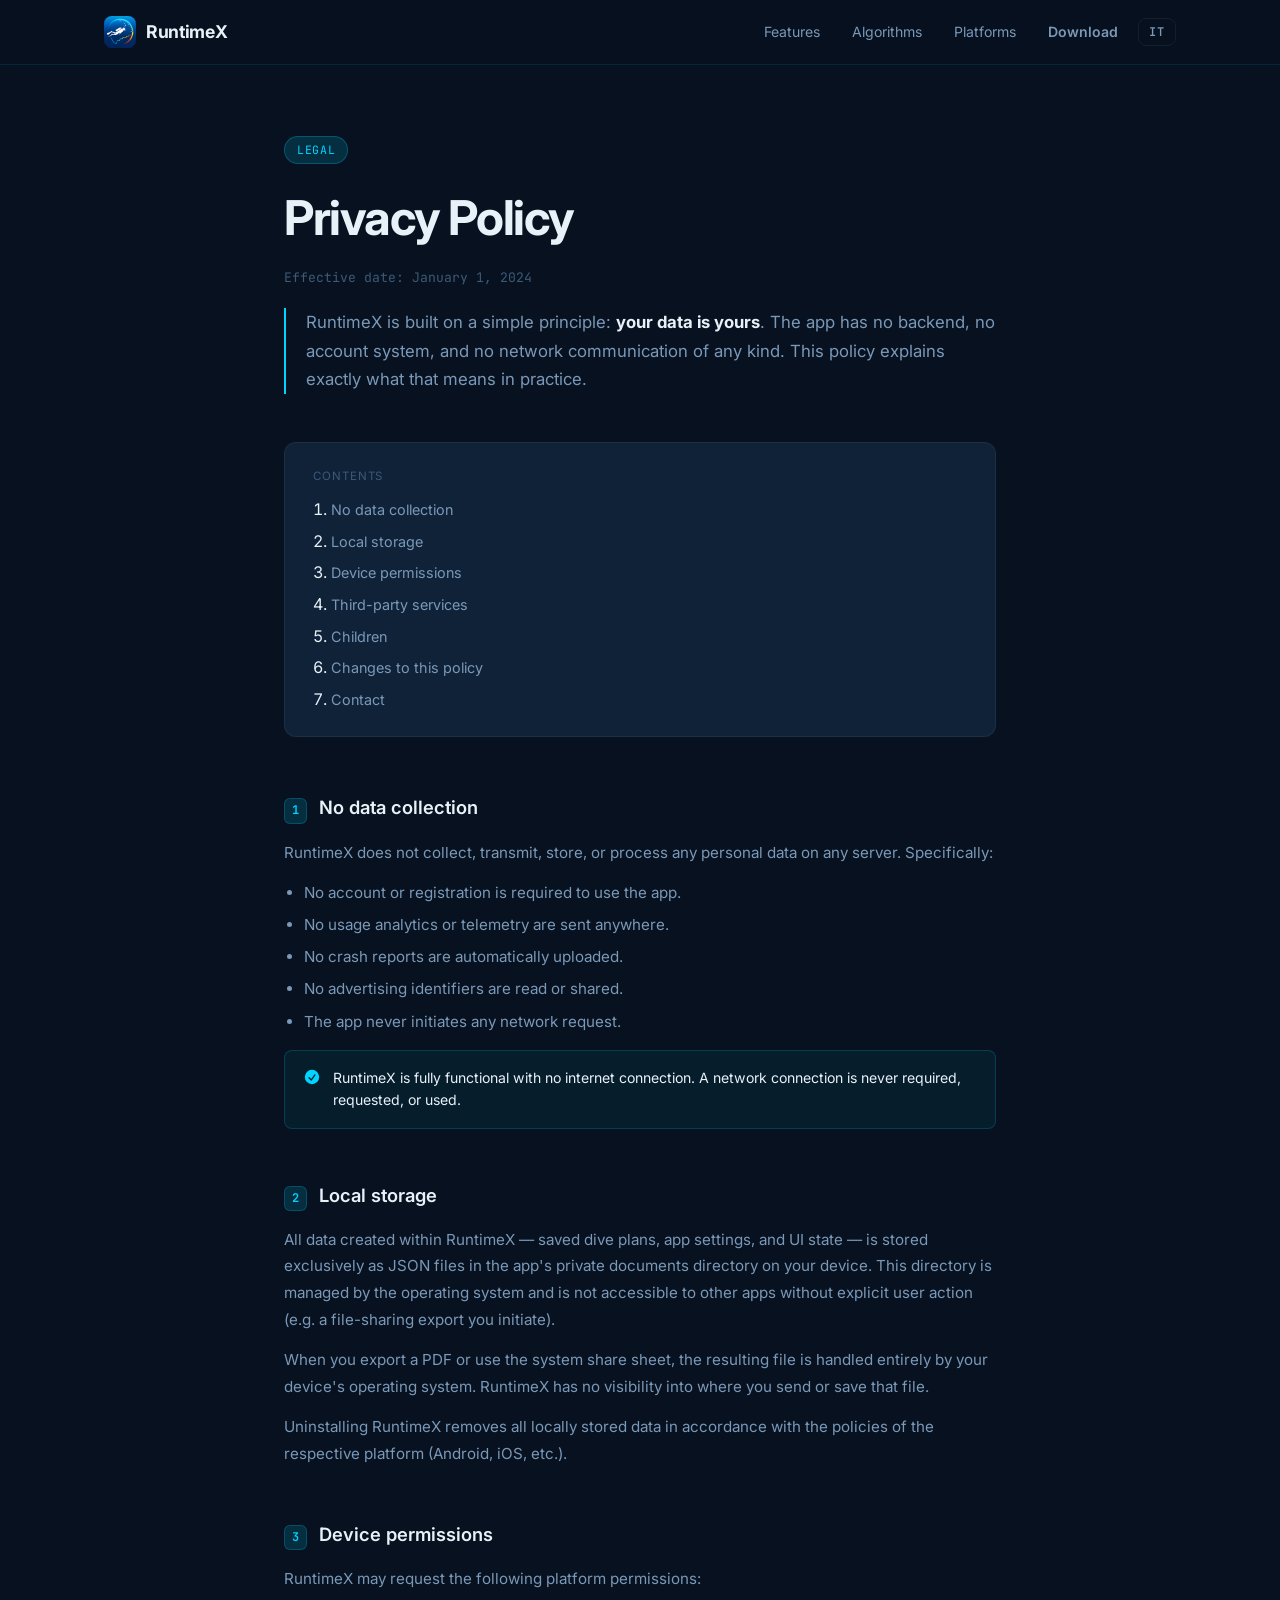
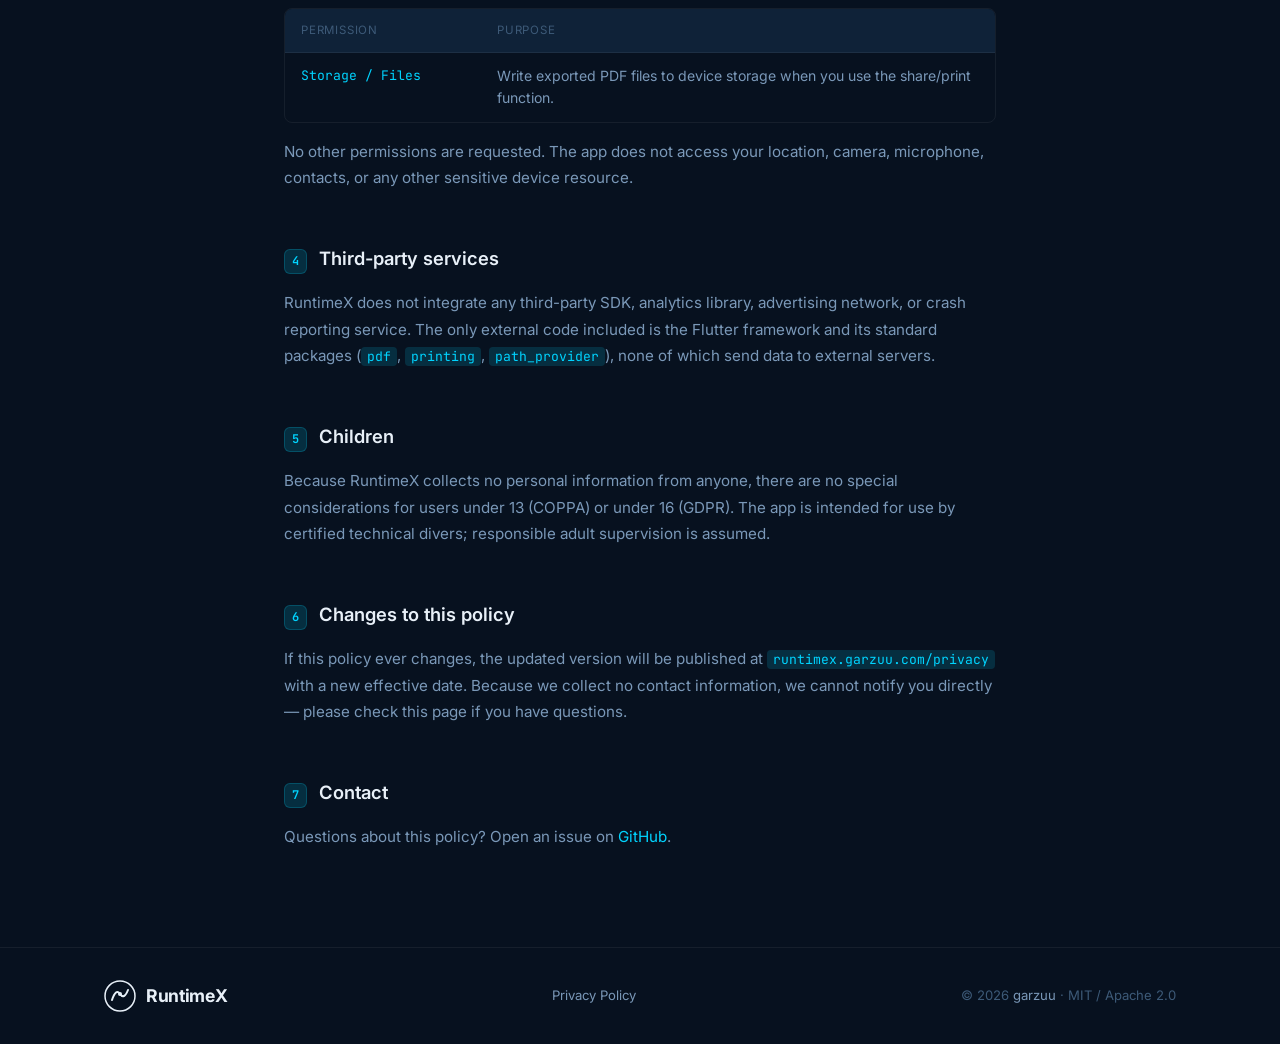
<file: privacy.html>
<!DOCTYPE html>
<html lang="en">
<head>
  <meta charset="UTF-8" />
  <meta name="viewport" content="width=device-width, initial-scale=1.0" />
  <title>Privacy Policy — RuntimeX</title>
  <meta name="description" content="RuntimeX Privacy Policy. No data collected, no account required, everything stays on your device." />

  <!-- Canonical -->
  <link rel="canonical" href="https://runtimex.garzuu.com/privacy.html" />

  <!-- Open Graph -->
  <meta property="og:type"        content="website" />
  <meta property="og:url"         content="https://runtimex.garzuu.com/privacy.html" />
  <meta property="og:title"       content="Privacy Policy — RuntimeX" />
  <meta property="og:description" content="RuntimeX collects no personal data. No account, no backend, no tracking — everything stays on your device." />
  <meta property="og:image"       content="https://runtimex.garzuu.com/og-image.svg" />
  <meta property="og:site_name"   content="RuntimeX" />

  <!-- Twitter Card -->
  <meta name="twitter:card"        content="summary_large_image" />
  <meta name="twitter:title"       content="Privacy Policy — RuntimeX" />
  <meta name="twitter:description" content="RuntimeX collects no personal data. No account, no backend, no tracking — everything stays on your device." />
  <meta name="twitter:image"       content="https://runtimex.garzuu.com/og-image.svg" />

  <link rel="icon" type="image/png" href="favicon.png" />
  <link rel="apple-touch-icon" href="apple-touch-icon.png" />

  <link rel="stylesheet" href="style.css" />
  <link rel="preconnect" href="https://fonts.googleapis.com" />
  <link rel="preconnect" href="https://fonts.gstatic.com" crossorigin />
  <link href="https://fonts.googleapis.com/css2?family=Inter:wght@300;400;500;600;700&family=JetBrains+Mono:wght@400;500&display=swap" rel="stylesheet" />
</head>
<body>

  <!-- NAV -->
  <nav class="nav">
    <div class="nav-inner container">
      <a href="index.html" class="nav-logo">
        <img src="logo.png" class="nav-icon" alt="RuntimeX" />
        RuntimeX
      </a>
      <ul class="nav-links">
        <li><a href="index.html#features"   data-i18n="nav.features">Features</a></li>
        <li><a href="index.html#algorithms" data-i18n="nav.algorithms">Algorithms</a></li>
        <li><a href="index.html#platforms"  data-i18n="nav.platforms">Platforms</a></li>
        <li><a href="download.html" class="btn btn-sm" data-i18n="nav.download">Download</a></li>
        <li><button id="lang-toggle" class="lang-toggle">IT</button></li>
      </ul>
    </div>
  </nav>

  <!-- CONTENT -->
  <main class="legal-page">
    <div class="container legal-container">

      <div class="legal-header">
        <span class="legal-badge">Legal</span>
        <h1>Privacy Policy</h1>
        <p class="legal-meta">Effective date: <time datetime="2024-01-01">January 1, 2024</time></p>
        <p class="legal-intro">
          RuntimeX is built on a simple principle: <strong>your data is yours</strong>.
          The app has no backend, no account system, and no network communication of any kind.
          This policy explains exactly what that means in practice.
        </p>
      </div>

      <div class="legal-toc">
        <p class="toc-title">Contents</p>
        <ol>
          <li><a href="#no-collection">No data collection</a></li>
          <li><a href="#local-storage">Local storage</a></li>
          <li><a href="#permissions">Device permissions</a></li>
          <li><a href="#third-parties">Third-party services</a></li>
          <li><a href="#children">Children</a></li>
          <li><a href="#changes">Changes to this policy</a></li>
          <li><a href="#contact">Contact</a></li>
        </ol>
      </div>

      <div class="legal-body">

        <section id="no-collection">
          <h2><span class="section-num">1</span>No data collection</h2>
          <p>RuntimeX does not collect, transmit, store, or process any personal data on any server. Specifically:</p>
          <ul>
            <li>No account or registration is required to use the app.</li>
            <li>No usage analytics or telemetry are sent anywhere.</li>
            <li>No crash reports are automatically uploaded.</li>
            <li>No advertising identifiers are read or shared.</li>
            <li>The app never initiates any network request.</li>
          </ul>
          <div class="callout">
            <svg viewBox="0 0 20 20" fill="currentColor"><path fill-rule="evenodd" d="M10 18a8 8 0 100-16 8 8 0 000 16zm3.857-9.809a.75.75 0 00-1.214-.882l-3.483 4.79-1.88-1.88a.75.75 0 10-1.06 1.061l2.5 2.5a.75.75 0 001.137-.089l4-5.5z" clip-rule="evenodd"/></svg>
            RuntimeX is fully functional with no internet connection. A network connection is never required, requested, or used.
          </div>
        </section>

        <section id="local-storage">
          <h2><span class="section-num">2</span>Local storage</h2>
          <p>
            All data created within RuntimeX — saved dive plans, app settings, and UI state —
            is stored exclusively as JSON files in the app's private documents directory on your device.
            This directory is managed by the operating system and is not accessible to other apps
            without explicit user action (e.g. a file-sharing export you initiate).
          </p>
          <p>
            When you export a PDF or use the system share sheet, the resulting file is handled
            entirely by your device's operating system. RuntimeX has no visibility into where
            you send or save that file.
          </p>
          <p>
            Uninstalling RuntimeX removes all locally stored data in accordance with the
            policies of the respective platform (Android, iOS, etc.).
          </p>
        </section>

        <section id="permissions">
          <h2><span class="section-num">3</span>Device permissions</h2>
          <p>RuntimeX may request the following platform permissions:</p>
          <div class="permissions-table">
            <div class="perm-row perm-header">
              <span>Permission</span>
              <span>Purpose</span>
            </div>
            <div class="perm-row">
              <span class="perm-name">Storage / Files</span>
              <span class="perm-desc">Write exported PDF files to device storage when you use the share/print function.</span>
            </div>
          </div>
          <p>No other permissions are requested. The app does not access your location, camera, microphone, contacts, or any other sensitive device resource.</p>
        </section>

        <section id="third-parties">
          <h2><span class="section-num">4</span>Third-party services</h2>
          <p>
            RuntimeX does not integrate any third-party SDK, analytics library, advertising network,
            or crash reporting service. The only external code included is the Flutter framework
            and its standard packages (<code>pdf</code>, <code>printing</code>, <code>path_provider</code>),
            none of which send data to external servers.
          </p>
        </section>

        <section id="children">
          <h2><span class="section-num">5</span>Children</h2>
          <p>
            Because RuntimeX collects no personal information from anyone, there are no special
            considerations for users under 13 (COPPA) or under 16 (GDPR). The app is intended
            for use by certified technical divers; responsible adult supervision is assumed.
          </p>
        </section>

        <section id="changes">
          <h2><span class="section-num">6</span>Changes to this policy</h2>
          <p>
            If this policy ever changes, the updated version will be published at
            <code>runtimex.garzuu.com/privacy</code> with a new effective date.
            Because we collect no contact information, we cannot notify you directly —
            please check this page if you have questions.
          </p>
        </section>

        <section id="contact">
          <h2><span class="section-num">7</span>Contact</h2>
          <p>
            Questions about this policy? Open an issue on
            <a href="https://github.com/garzuu/runtimex.garzuu.com/issues" target="_blank" rel="noopener">GitHub</a>.
          </p>
        </section>

      </div>

    </div>
  </main>

  <!-- FOOTER -->
  <footer class="footer">
    <div class="container footer-inner">
      <a href="index.html" class="nav-logo">
        <svg class="nav-icon" viewBox="0 0 32 32" fill="none">
          <circle cx="16" cy="16" r="15" stroke="currentColor" stroke-width="1.5"/>
          <path d="M8 20 Q12 8 16 14 Q20 20 24 10" stroke="currentColor" stroke-width="2" stroke-linecap="round" fill="none"/>
          <circle cx="16" cy="14" r="2" fill="currentColor"/>
        </svg>
        RuntimeX
      </a>
      <div class="footer-links">
        <a href="privacy.html">Privacy Policy</a>
      </div>
      <p class="footer-copy">© <span id="copyright-year"></span> <a href="https://github.com/garzuu" target="_blank" rel="noopener">garzuu</a> · MIT / Apache 2.0</p>
    </div>
  </footer>

  <script>document.getElementById('copyright-year').textContent = new Date().getFullYear();</script>
  <script src="i18n.js"></script>
</body>
</html>
</file>
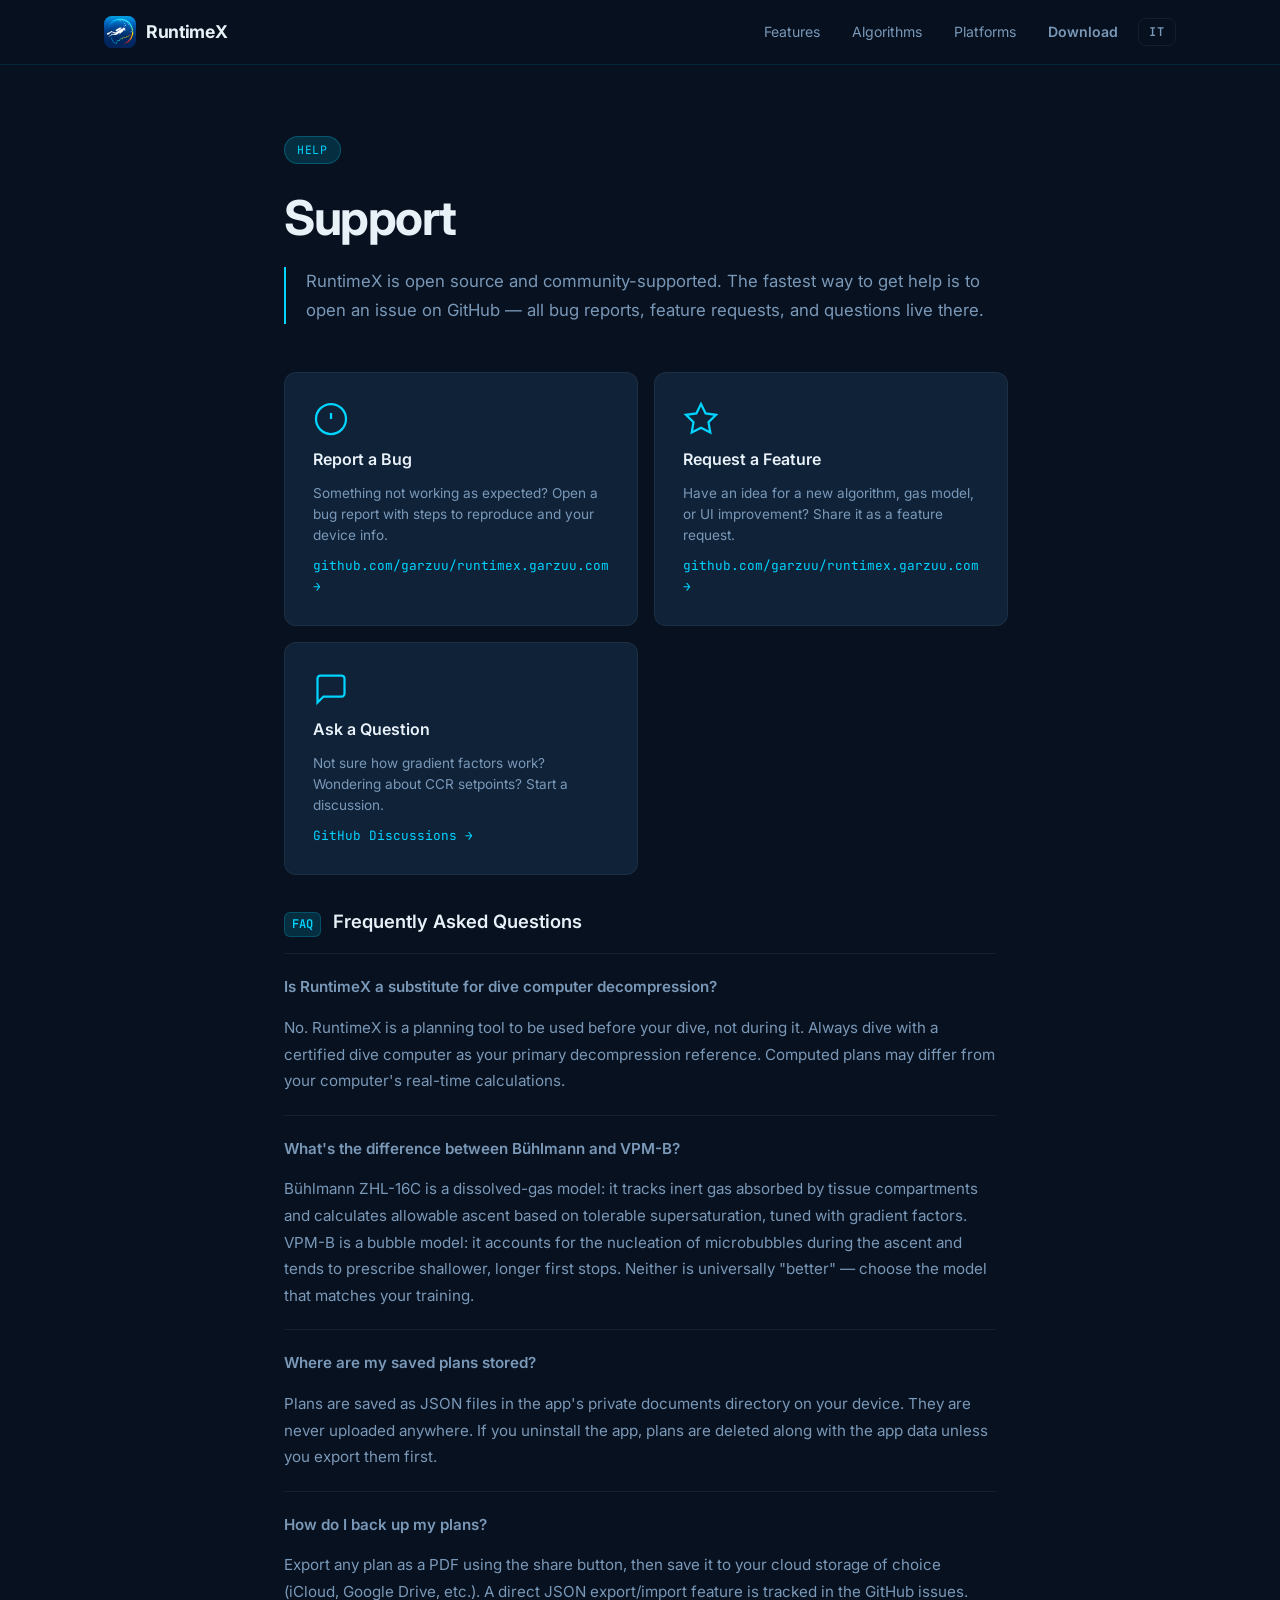
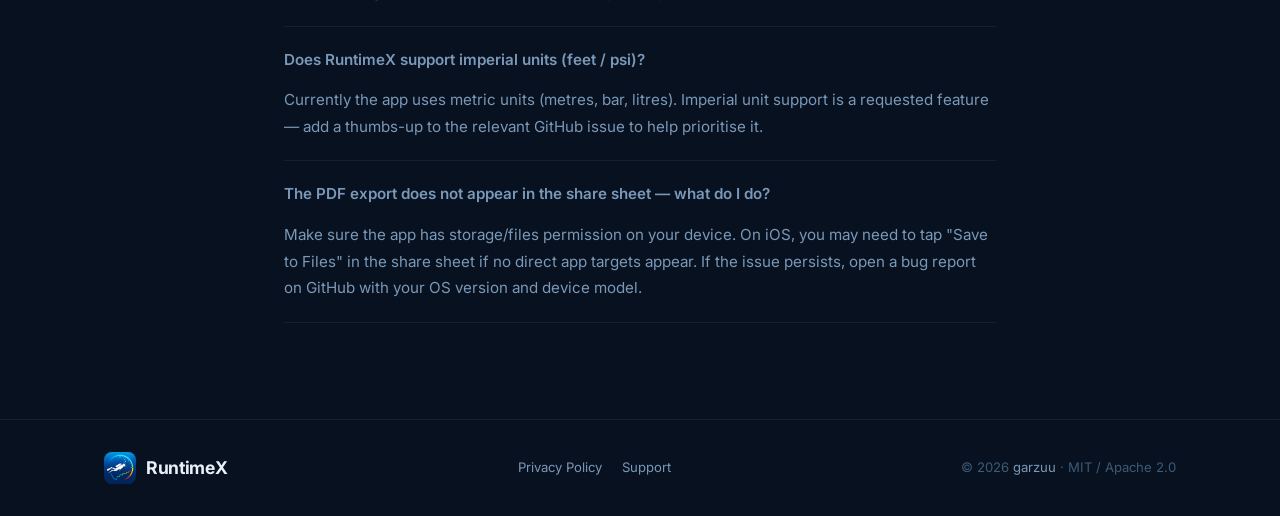
<file: support.html>
<!DOCTYPE html>
<html lang="en">
<head>
  <meta charset="UTF-8" />
  <meta name="viewport" content="width=device-width, initial-scale=1.0" />
  <title>Support — RuntimeX</title>
  <meta name="description" content="RuntimeX support — FAQ, bug reports, feature requests and documentation." />

  <!-- Canonical -->
  <link rel="canonical" href="https://runtimex.garzuu.com/support.html" />

  <!-- Open Graph -->
  <meta property="og:type"        content="website" />
  <meta property="og:url"         content="https://runtimex.garzuu.com/support.html" />
  <meta property="og:title"       content="Support — RuntimeX" />
  <meta property="og:description" content="FAQ, bug reports, feature requests and documentation for RuntimeX." />
  <meta property="og:image"       content="https://runtimex.garzuu.com/og-image.svg" />
  <meta property="og:site_name"   content="RuntimeX" />

  <!-- Twitter Card -->
  <meta name="twitter:card"        content="summary_large_image" />
  <meta name="twitter:title"       content="Support — RuntimeX" />
  <meta name="twitter:description" content="FAQ, bug reports, feature requests and documentation for RuntimeX." />
  <meta name="twitter:image"       content="https://runtimex.garzuu.com/og-image.svg" />

  <link rel="icon" type="image/png" href="favicon.png" />
  <link rel="apple-touch-icon" href="apple-touch-icon.png" />

  <link rel="stylesheet" href="style.css" />
  <link rel="preconnect" href="https://fonts.googleapis.com" />
  <link rel="preconnect" href="https://fonts.gstatic.com" crossorigin />
  <link href="https://fonts.googleapis.com/css2?family=Inter:wght@300;400;500;600;700&family=JetBrains+Mono:wght@400;500&display=swap" rel="stylesheet" />
</head>
<body>

  <!-- NAV -->
  <nav class="nav">
    <div class="nav-inner container">
      <a href="index.html" class="nav-logo">
        <img src="logo.png" class="nav-icon" alt="RuntimeX" />
        RuntimeX
      </a>
      <ul class="nav-links">
        <li><a href="index.html#features"   data-i18n="nav.features">Features</a></li>
        <li><a href="index.html#algorithms" data-i18n="nav.algorithms">Algorithms</a></li>
        <li><a href="index.html#platforms"  data-i18n="nav.platforms">Platforms</a></li>
        <li><a href="download.html" class="btn btn-sm" data-i18n="nav.download">Download</a></li>
        <li><button id="lang-toggle" class="lang-toggle">IT</button></li>
      </ul>
    </div>
  </nav>

  <!-- CONTENT -->
  <main class="legal-page">
    <div class="container legal-container">

      <div class="legal-header">
        <span class="legal-badge">Help</span>
        <h1>Support</h1>
        <p class="legal-intro">
          RuntimeX is open source and community-supported.
          The fastest way to get help is to open an issue on GitHub — all bug reports,
          feature requests, and questions live there.
        </p>
      </div>

      <!-- Contact cards -->
      <div class="support-grid">
        <a class="support-card" href="https://github.com/garzuu/runtimex.garzuu.com/issues/new?labels=bug&title=%5BBug%5D+" target="_blank" rel="noopener">
          <div class="support-card-icon">
            <svg viewBox="0 0 24 24" fill="none" stroke="currentColor" stroke-width="1.5">
              <circle cx="12" cy="12" r="10"/>
              <line x1="12" y1="8" x2="12" y2="12"/>
              <line x1="12" y1="16" x2="12.01" y2="16"/>
            </svg>
          </div>
          <h3>Report a Bug</h3>
          <p>Something not working as expected? Open a bug report with steps to reproduce and your device info.</p>
          <span class="card-link">github.com/garzuu/runtimex.garzuu.com →</span>
        </a>

        <a class="support-card" href="https://github.com/garzuu/runtimex.garzuu.com/issues/new?labels=enhancement&title=%5BFeature%5D+" target="_blank" rel="noopener">
          <div class="support-card-icon">
            <svg viewBox="0 0 24 24" fill="none" stroke="currentColor" stroke-width="1.5">
              <polygon points="12 2 15.09 8.26 22 9.27 17 14.14 18.18 21.02 12 17.77 5.82 21.02 7 14.14 2 9.27 8.91 8.26 12 2"/>
            </svg>
          </div>
          <h3>Request a Feature</h3>
          <p>Have an idea for a new algorithm, gas model, or UI improvement? Share it as a feature request.</p>
          <span class="card-link">github.com/garzuu/runtimex.garzuu.com →</span>
        </a>

        <a class="support-card" href="https://github.com/garzuu/runtimex.garzuu.com/discussions" target="_blank" rel="noopener">
          <div class="support-card-icon">
            <svg viewBox="0 0 24 24" fill="none" stroke="currentColor" stroke-width="1.5">
              <path d="M21 15a2 2 0 0 1-2 2H7l-4 4V5a2 2 0 0 1 2-2h14a2 2 0 0 1 2 2z"/>
            </svg>
          </div>
          <h3>Ask a Question</h3>
          <p>Not sure how gradient factors work? Wondering about CCR setpoints? Start a discussion.</p>
          <span class="card-link">GitHub Discussions →</span>
        </a>

      </div>

      <!-- FAQ -->
      <div class="legal-body">
        <section>
          <h2><span class="section-num">FAQ</span>Frequently Asked Questions</h2>

          <div class="faq">

            <div class="faq-item">
              <p class="faq-q">Is RuntimeX a substitute for dive computer decompression?</p>
              <p class="faq-a">No. RuntimeX is a planning tool to be used before your dive, not during it. Always dive with a certified dive computer as your primary decompression reference. Computed plans may differ from your computer's real-time calculations.</p>
            </div>

            <div class="faq-item">
              <p class="faq-q">What's the difference between Bühlmann and VPM-B?</p>
              <p class="faq-a">Bühlmann ZHL-16C is a dissolved-gas model: it tracks inert gas absorbed by tissue compartments and calculates allowable ascent based on tolerable supersaturation, tuned with gradient factors. VPM-B is a bubble model: it accounts for the nucleation of microbubbles during the ascent and tends to prescribe shallower, longer first stops. Neither is universally "better" — choose the model that matches your training.</p>
            </div>

            <div class="faq-item">
              <p class="faq-q">Where are my saved plans stored?</p>
              <p class="faq-a">Plans are saved as JSON files in the app's private documents directory on your device. They are never uploaded anywhere. If you uninstall the app, plans are deleted along with the app data unless you export them first.</p>
            </div>

            <div class="faq-item">
              <p class="faq-q">How do I back up my plans?</p>
              <p class="faq-a">Export any plan as a PDF using the share button, then save it to your cloud storage of choice (iCloud, Google Drive, etc.). A direct JSON export/import feature is tracked in the GitHub issues.</p>
            </div>

            <div class="faq-item">
              <p class="faq-q">Does RuntimeX support imperial units (feet / psi)?</p>
              <p class="faq-a">Currently the app uses metric units (metres, bar, litres). Imperial unit support is a requested feature — add a thumbs-up to the relevant GitHub issue to help prioritise it.</p>
            </div>

            <div class="faq-item">
              <p class="faq-q">The PDF export does not appear in the share sheet — what do I do?</p>
              <p class="faq-a">Make sure the app has storage/files permission on your device. On iOS, you may need to tap "Save to Files" in the share sheet if no direct app targets appear. If the issue persists, open a bug report on GitHub with your OS version and device model.</p>
            </div>

          </div>
        </section>
      </div>

    </div>
  </main>

  <!-- FOOTER -->
  <footer class="footer">
    <div class="container footer-inner">
      <a href="index.html" class="nav-logo">
        <img src="logo.png" class="nav-icon" alt="RuntimeX" />
        RuntimeX
      </a>
      <div class="footer-links">
        <a href="privacy.html">Privacy Policy</a>
        <a href="support.html">Support</a>
      </div>
      <p class="footer-copy">© <span id="copyright-year"></span> <a href="https://github.com/garzuu" target="_blank" rel="noopener">garzuu</a> · MIT / Apache 2.0</p>
    </div>
  </footer>

  <script>document.getElementById('copyright-year').textContent = new Date().getFullYear();</script>
  <script src="i18n.js"></script>
</body>
</html>
</file>
<file: style.css>
/* ── Reset & base ─────────────────────────────────────────────── */
*, *::before, *::after { box-sizing: border-box; margin: 0; padding: 0; }

:root {
  --bg:          #07111f;
  --bg-surface:  #0d1e32;
  --bg-card:     #0f2238;
  --bg-card-hov: #132947;
  --accent:      #00d4ff;
  --accent-dim:  #00a8cc;
  --accent-glow: rgba(0, 212, 255, 0.15);
  --text:        #e8f0f8;
  --text-muted:  #7a98b8;
  --text-faint:  #3d5a78;
  --border:      rgba(0, 212, 255, 0.12);
  --border-card: rgba(255,255,255,0.06);
  --radius:      12px;
  --radius-sm:   8px;
  --font:        'Inter', system-ui, sans-serif;
  --mono:        'JetBrains Mono', monospace;
}

html { scroll-behavior: smooth; }

body {
  font-family: var(--font);
  background: var(--bg);
  color: var(--text);
  line-height: 1.6;
  -webkit-font-smoothing: antialiased;
}

/* ── Utils ────────────────────────────────────────────────────── */
.container {
  max-width: 1120px;
  margin: 0 auto;
  padding: 0 24px;
}

.accent { color: var(--accent); }

/* ── Buttons ──────────────────────────────────────────────────── */
.btn {
  display: inline-flex;
  align-items: center;
  gap: 8px;
  padding: 10px 22px;
  border-radius: var(--radius-sm);
  font-size: 0.9rem;
  font-weight: 600;
  text-decoration: none;
  transition: all 0.2s ease;
  cursor: pointer;
  border: none;
}

.btn-primary {
  background: var(--accent);
  color: #07111f;
}
.btn-primary:hover {
  background: #33ddff;
  transform: translateY(-1px);
  box-shadow: 0 8px 24px rgba(0, 212, 255, 0.3);
}

.btn-ghost {
  background: transparent;
  color: var(--text);
  border: 1px solid var(--border-card);
}
.btn-ghost:hover {
  border-color: var(--accent);
  color: var(--accent);
}

.btn-sm { padding: 7px 16px; font-size: 0.82rem; }

.btn-lg { padding: 14px 32px; font-size: 1rem; }

.btn-icon { width: 18px; height: 18px; flex-shrink: 0; }

/* ── Language toggle ──────────────────────────────────────────── */
.lang-toggle {
  background: transparent;
  border: 1px solid var(--border-card);
  color: var(--text-muted);
  font-family: var(--mono);
  font-size: 0.75rem;
  font-weight: 600;
  letter-spacing: 0.08em;
  padding: 5px 10px;
  border-radius: var(--radius-sm);
  cursor: pointer;
  transition: border-color 0.2s, color 0.2s;
}
.lang-toggle:hover {
  border-color: var(--accent);
  color: var(--accent);
}

/* ── Nav ──────────────────────────────────────────────────────── */
.nav {
  position: fixed;
  top: 0; left: 0; right: 0;
  z-index: 100;
  backdrop-filter: blur(16px);
  -webkit-backdrop-filter: blur(16px);
  background: rgba(7, 17, 31, 0.8);
  border-bottom: 1px solid var(--border);
}

.nav-inner {
  display: flex;
  align-items: center;
  justify-content: space-between;
  height: 64px;
}

.nav-logo {
  display: flex;
  align-items: center;
  gap: 10px;
  text-decoration: none;
  color: var(--text);
  font-weight: 700;
  font-size: 1.1rem;
  letter-spacing: -0.02em;
}

.nav-icon { width: 32px; height: 32px; border-radius: 8px; object-fit: cover; flex-shrink: 0; }

.nav-links {
  display: flex;
  align-items: center;
  gap: 8px;
  list-style: none;
}

.nav-links a {
  text-decoration: none;
  color: var(--text-muted);
  font-size: 0.88rem;
  padding: 6px 12px;
  border-radius: var(--radius-sm);
  transition: color 0.15s;
}
.nav-links a:hover { color: var(--text); }

/* ── Hero ─────────────────────────────────────────────────────── */
.hero {
  position: relative;
  min-height: 100vh;
  display: flex;
  align-items: center;
  overflow: hidden;
  padding-top: 64px;
}

.hero-bg {
  position: absolute;
  inset: 0;
  background:
    radial-gradient(ellipse 80% 60% at 50% 0%, rgba(0, 212, 255, 0.08) 0%, transparent 70%),
    radial-gradient(ellipse 60% 80% at 80% 80%, rgba(0, 80, 120, 0.15) 0%, transparent 60%),
    linear-gradient(180deg, #07111f 0%, #0a1929 100%);
}

/* Animated depth lines */
.hero-bg::after {
  content: '';
  position: absolute;
  inset: 0;
  background-image:
    repeating-linear-gradient(
      180deg,
      transparent 0px,
      transparent 59px,
      rgba(0, 212, 255, 0.03) 59px,
      rgba(0, 212, 255, 0.03) 60px
    );
}

.hero-inner {
  position: relative;
  z-index: 1;
  padding-top: 80px;
  padding-bottom: 80px;
  max-width: 780px;
}

.hero-badge {
  display: inline-block;
  font-family: var(--mono);
  font-size: 0.75rem;
  color: var(--accent);
  background: var(--accent-glow);
  border: 1px solid rgba(0, 212, 255, 0.25);
  border-radius: 100px;
  padding: 5px 14px;
  margin-bottom: 28px;
  letter-spacing: 0.04em;
}

.hero-title {
  font-size: clamp(2.6rem, 6vw, 4.2rem);
  font-weight: 700;
  line-height: 1.08;
  letter-spacing: -0.03em;
  margin-bottom: 24px;
}

.hero-sub {
  font-size: 1.1rem;
  color: var(--text-muted);
  max-width: 560px;
  margin-bottom: 40px;
  line-height: 1.7;
}

.hero-actions {
  display: flex;
  gap: 12px;
  flex-wrap: wrap;
  margin-bottom: 60px;
}

.hero-actions .btn {
  justify-content: center;
}

.hero-stats {
  display: flex;
  align-items: center;
  gap: 0;
  flex-wrap: wrap;
  gap: 0;
}

.stat { padding: 0 28px; text-align: center; }
.stat:first-child { padding-left: 0; }

.stat-value {
  display: block;
  font-size: 2rem;
  font-weight: 700;
  color: var(--accent);
  font-family: var(--mono);
  line-height: 1;
}

.stat-label {
  display: block;
  font-size: 0.75rem;
  color: var(--text-muted);
  margin-top: 4px;
  text-transform: uppercase;
  letter-spacing: 0.06em;
}

.stat-sep {
  width: 1px;
  height: 40px;
  background: var(--border-card);
}

.hero-scroll-hint {
  position: absolute;
  bottom: 36px;
  left: 50%;
  transform: translateX(-50%);
  color: var(--text-faint);
  animation: bounce 2s infinite;
}
.hero-scroll-hint svg { width: 20px; height: 20px; }

@keyframes bounce {
  0%, 100% { transform: translateX(-50%) translateY(0); }
  50% { transform: translateX(-50%) translateY(6px); }
}

/* ── Section ──────────────────────────────────────────────────── */
.section { padding: 96px 0; }

.section--dark { background: var(--bg-surface); }

.section--accent {
  background: linear-gradient(135deg, rgba(0, 212, 255, 0.06) 0%, rgba(0, 80, 120, 0.1) 100%);
  border-top: 1px solid var(--border);
  border-bottom: 1px solid var(--border);
}

.section-header {
  text-align: center;
  margin-bottom: 60px;
}

.section-header h2 {
  font-size: clamp(1.8rem, 4vw, 2.6rem);
  font-weight: 700;
  letter-spacing: -0.025em;
  margin-bottom: 12px;
  line-height: 1.2;
}

.section-header p {
  font-size: 1.05rem;
  color: var(--text-muted);
}

/* ── Features grid ────────────────────────────────────────────── */
.features-grid {
  display: grid;
  grid-template-columns: repeat(3, 1fr);
  gap: 16px;
}

.feature-card {
  background: var(--bg-card);
  border: 1px solid var(--border-card);
  border-radius: var(--radius);
  padding: 28px;
  transition: border-color 0.2s, transform 0.2s, background 0.2s;
}
.feature-card:hover {
  border-color: rgba(0, 212, 255, 0.25);
  background: var(--bg-card-hov);
  transform: translateY(-2px);
}

.feature-card--large {
  grid-column: span 2;
}

.feature-icon {
  width: 44px;
  height: 44px;
  margin-bottom: 18px;
  color: var(--accent);
}
.feature-icon svg { width: 100%; height: 100%; }

.feature-card h3 {
  font-size: 1.05rem;
  font-weight: 600;
  margin-bottom: 10px;
  letter-spacing: -0.01em;
}

.feature-card p {
  font-size: 0.9rem;
  color: var(--text-muted);
  line-height: 1.65;
}

.feature-list {
  list-style: none;
  margin-top: 18px;
  display: flex;
  flex-direction: column;
  gap: 6px;
}
.feature-list li {
  font-size: 0.85rem;
  color: var(--text-muted);
  padding-left: 16px;
  position: relative;
}
.feature-list li::before {
  content: '→';
  position: absolute;
  left: 0;
  color: var(--accent);
  font-size: 0.75rem;
}

/* ── Algorithms ───────────────────────────────────────────────── */
.algo-grid {
  display: grid;
  grid-template-columns: 1fr 1fr;
  gap: 24px;
}

.algo-card {
  background: var(--bg-card);
  border: 1px solid var(--border-card);
  border-radius: var(--radius);
  padding: 32px;
}

.algo-header {
  display: flex;
  align-items: center;
  gap: 12px;
  margin-bottom: 16px;
}

.algo-tag {
  font-family: var(--mono);
  font-size: 0.7rem;
  font-weight: 500;
  color: var(--accent);
  background: var(--accent-glow);
  border: 1px solid rgba(0, 212, 255, 0.2);
  border-radius: 6px;
  padding: 3px 8px;
  text-transform: uppercase;
  letter-spacing: 0.08em;
}

.algo-header h3 {
  font-size: 1.15rem;
  font-weight: 600;
}

.algo-desc {
  font-size: 0.9rem;
  color: var(--text-muted);
  line-height: 1.65;
  margin-bottom: 24px;
}

.algo-params { display: flex; flex-direction: column; gap: 14px; }

.param { display: flex; flex-direction: column; gap: 5px; }

.param-name {
  font-size: 0.8rem;
  font-family: var(--mono);
  color: var(--text);
}

.param-bar {
  height: 4px;
  background: rgba(255,255,255,0.06);
  border-radius: 2px;
  overflow: hidden;
}

.param-fill {
  height: 100%;
  width: var(--fill);
  background: linear-gradient(90deg, var(--accent-dim), var(--accent));
  border-radius: 2px;
  transition: width 0.6s ease;
}

.param-hint {
  font-size: 0.72rem;
  color: var(--text-faint);
}

/* ── Platforms ────────────────────────────────────────────────── */
.platforms-grid {
  display: grid;
  grid-template-columns: repeat(5, 1fr);
  gap: 16px;
  max-width: 900px;
  margin: 0 auto;
}

.platform-card {
  background: var(--bg-card);
  border: 1px solid var(--border-card);
  border-radius: var(--radius);
  padding: 28px 16px;
  display: flex;
  flex-direction: column;
  align-items: center;
  gap: 12px;
  transition: border-color 0.2s, transform 0.2s;
  cursor: default;
}
.platform-card:hover {
  border-color: rgba(0, 212, 255, 0.3);
  transform: translateY(-3px);
}

.platform-icon {
  width: 36px;
  height: 36px;
  color: var(--accent);
}
.platform-icon svg { width: 100%; height: 100%; }

.platform-card span {
  font-size: 0.8rem;
  color: var(--text-muted);
  font-weight: 500;
}

/* ── Offline banner ───────────────────────────────────────────── */
.offline-banner {
  display: flex;
  align-items: center;
  gap: 32px;
  padding: 48px 0;
}

.offline-icon {
  flex-shrink: 0;
  width: 56px;
  height: 56px;
  color: var(--accent);
}
.offline-icon svg { width: 100%; height: 100%; }

.offline-text h3 {
  font-size: 1.4rem;
  font-weight: 700;
  margin-bottom: 8px;
  letter-spacing: -0.02em;
}

.offline-text p {
  font-size: 0.95rem;
  color: var(--text-muted);
  max-width: 580px;
  line-height: 1.65;
}

/* ── Settings ─────────────────────────────────────────────────── */
.settings-grid {
  display: grid;
  grid-template-columns: repeat(4, 1fr);
  gap: 12px;
}

.setting-item {
  background: var(--bg-card);
  border: 1px solid var(--border-card);
  border-radius: var(--radius-sm);
  padding: 20px;
  display: flex;
  flex-direction: column;
  gap: 6px;
}

.setting-key {
  font-size: 0.75rem;
  text-transform: uppercase;
  letter-spacing: 0.07em;
  color: var(--text-faint);
}

.setting-val {
  font-family: var(--mono);
  font-size: 0.88rem;
  color: var(--accent);
}

/* ── Download ─────────────────────────────────────────────────── */
.download-section {
  text-align: center;
  padding: 40px 0;
}

.download-section h2 {
  font-size: clamp(1.8rem, 4vw, 2.6rem);
  font-weight: 700;
  letter-spacing: -0.025em;
  margin-bottom: 12px;
}

.download-section p {
  font-size: 1.05rem;
  color: var(--text-muted);
  margin-bottom: 36px;
}

.dl-cta-primary { margin-bottom: 20px; }

.dl-cta-btn {
  display: inline-flex;
  align-items: center;
  gap: 10px;
}

.dl-cta-links {
  display: flex;
  justify-content: center;
  align-items: center;
  gap: 10px;
  flex-wrap: wrap;
}

.dl-cta-links a {
  font-size: 0.85rem;
  color: var(--text-muted);
  text-decoration: none;
  transition: color 0.15s;
}

.dl-cta-links a:hover { color: var(--text); }

.dl-cta-sep {
  color: var(--text-faint);
  font-size: 0.85rem;
}

/* ── Screenshots section ──────────────────────────────────────── */
.screenshots-row {
  display: flex;
  justify-content: center;
  align-items: flex-end;
  gap: 24px;
  margin-top: 56px;
}

.iphone-mockup {
  display: flex;
  flex-direction: column;
  align-items: center;
  gap: 16px;
  transform: rotate(-4deg) translateY(12px);
  transition: transform 0.3s ease;
}
.iphone-mockup:last-child { transform: rotate(4deg) translateY(12px); }
.iphone-mockup--center {
  transform: none;
  z-index: 1;
}
.iphone-mockup:hover,
.iphone-mockup:last-child:hover { transform: rotate(0deg) translateY(0); }
.iphone-mockup--center:hover { transform: translateY(-8px); }

.iphone-frame {
  position: relative;
  width: 180px;
  border-radius: 32px;
  border: 2px solid rgba(255,255,255,0.12);
  overflow: hidden;
  background: #0a1628;
  box-shadow:
    0 0 0 1px rgba(0,212,255,0.08),
    0 24px 64px rgba(0,0,0,0.6),
    0 4px 16px rgba(0,212,255,0.08);
}
.iphone-mockup--center .iphone-frame {
  width: 210px;
  box-shadow:
    0 0 0 1px rgba(0,212,255,0.15),
    0 32px 80px rgba(0,0,0,0.7),
    0 4px 24px rgba(0,212,255,0.15);
}

.iphone-frame img {
  display: block;
  width: 100%;
  height: auto;
}

.iphone-notch {
  position: absolute;
  top: 0;
  left: 50%;
  transform: translateX(-50%);
  width: 90px;
  height: 26px;
  background: #07111f;
  border-radius: 0 0 18px 18px;
  z-index: 2;
}

.iphone-caption {
  font-size: 0.78rem;
  font-weight: 500;
  color: var(--text-faint);
  letter-spacing: 0.04em;
  text-align: center;
}

.screenshots-cta {
  display: flex;
  justify-content: center;
  margin-top: 56px;
}

/* ── Footer ───────────────────────────────────────────────────── */
.footer {
  border-top: 1px solid var(--border-card);
  padding: 32px 0;
}

.footer-inner {
  display: flex;
  align-items: center;
  justify-content: space-between;
}

.footer-copy {
  font-size: 0.82rem;
  color: var(--text-faint);
}

/* ── Footer links ─────────────────────────────────────────────── */
.footer-links {
  display: flex;
  gap: 20px;
}
.footer-links a {
  font-size: 0.82rem;
  color: var(--text-muted);
  text-decoration: none;
  transition: color 0.15s;
}
.footer-links a:hover { color: var(--accent); }

.footer-copy a {
  color: var(--text-muted);
  text-decoration: none;
  transition: color 0.15s;
}
.footer-copy a:hover { color: var(--accent); }

/* ── Legal pages ──────────────────────────────────────────────── */
.legal-page {
  padding-top: 64px;
  min-height: 100vh;
}

.legal-container {
  max-width: 760px;
  padding-top: 72px;
  padding-bottom: 96px;
}

.legal-badge {
  display: inline-block;
  font-family: var(--mono);
  font-size: 0.72rem;
  color: var(--accent);
  background: var(--accent-glow);
  border: 1px solid rgba(0, 212, 255, 0.25);
  border-radius: 100px;
  padding: 4px 12px;
  margin-bottom: 16px;
  letter-spacing: 0.06em;
  text-transform: uppercase;
}

.legal-header { margin-bottom: 48px; }

.legal-header h1 {
  font-size: clamp(2rem, 5vw, 3rem);
  font-weight: 700;
  letter-spacing: -0.03em;
  margin-bottom: 10px;
}

.legal-meta {
  font-size: 0.82rem;
  color: var(--text-faint);
  font-family: var(--mono);
  margin-bottom: 20px;
}

.legal-intro {
  font-size: 1.05rem;
  color: var(--text-muted);
  line-height: 1.7;
  border-left: 2px solid var(--accent);
  padding-left: 20px;
}
.legal-intro strong { color: var(--text); }

.legal-toc {
  background: var(--bg-card);
  border: 1px solid var(--border-card);
  border-radius: var(--radius);
  padding: 24px 28px;
  margin-bottom: 56px;
}

.toc-title {
  font-size: 0.72rem;
  text-transform: uppercase;
  letter-spacing: 0.08em;
  color: var(--text-faint);
  margin-bottom: 12px;
}

.legal-toc ol {
  padding-left: 18px;
  display: flex;
  flex-direction: column;
  gap: 6px;
}

.legal-toc a {
  color: var(--text-muted);
  text-decoration: none;
  font-size: 0.9rem;
  transition: color 0.15s;
}
.legal-toc a:hover { color: var(--accent); }

.legal-body { display: flex; flex-direction: column; gap: 52px; }

.legal-body section h2 {
  font-size: 1.15rem;
  font-weight: 600;
  margin-bottom: 16px;
  display: flex;
  align-items: baseline;
  gap: 12px;
}

.section-num {
  font-family: var(--mono);
  font-size: 0.75rem;
  color: var(--accent);
  background: var(--accent-glow);
  border: 1px solid rgba(0, 212, 255, 0.2);
  border-radius: 6px;
  padding: 2px 7px;
  flex-shrink: 0;
}

.legal-body p {
  font-size: 0.95rem;
  color: var(--text-muted);
  line-height: 1.75;
  margin-bottom: 14px;
}
.legal-body p:last-child { margin-bottom: 0; }

.legal-body ul, .legal-body ol {
  padding-left: 20px;
  display: flex;
  flex-direction: column;
  gap: 7px;
  margin-bottom: 14px;
}

.legal-body li {
  font-size: 0.95rem;
  color: var(--text-muted);
  line-height: 1.65;
}

.legal-body code {
  font-family: var(--mono);
  font-size: 0.82rem;
  color: var(--accent);
  background: var(--accent-glow);
  border-radius: 4px;
  padding: 1px 6px;
}

.legal-body a {
  color: var(--accent);
  text-decoration: none;
}
.legal-body a:hover { text-decoration: underline; }

.callout {
  display: flex;
  align-items: flex-start;
  gap: 12px;
  background: rgba(0, 212, 255, 0.06);
  border: 1px solid rgba(0, 212, 255, 0.18);
  border-radius: var(--radius-sm);
  padding: 16px 18px;
  margin-top: 16px;
  font-size: 0.88rem;
  color: var(--text);
  line-height: 1.6;
}
.callout svg {
  width: 18px;
  height: 18px;
  flex-shrink: 0;
  color: var(--accent);
  margin-top: 1px;
}

.permissions-table {
  border: 1px solid var(--border-card);
  border-radius: var(--radius-sm);
  overflow: hidden;
  margin: 16px 0;
}

.perm-row {
  display: grid;
  grid-template-columns: 180px 1fr;
  gap: 16px;
  padding: 12px 16px;
  border-bottom: 1px solid var(--border-card);
  font-size: 0.88rem;
}
.perm-row:last-child { border-bottom: none; }

.perm-header {
  background: var(--bg-card);
  font-size: 0.72rem;
  text-transform: uppercase;
  letter-spacing: 0.07em;
  color: var(--text-faint);
}

.perm-name {
  font-family: var(--mono);
  font-size: 0.82rem;
  color: var(--accent);
}

.perm-desc { color: var(--text-muted); }

/* Support page specific */
.support-grid {
  display: grid;
  grid-template-columns: 1fr 1fr;
  gap: 16px;
  margin: 32px 0;
}

.support-card {
  background: var(--bg-card);
  border: 1px solid var(--border-card);
  border-radius: var(--radius);
  padding: 28px;
  text-decoration: none;
  display: flex;
  flex-direction: column;
  gap: 10px;
  transition: border-color 0.2s, transform 0.2s;
}
.support-card:hover {
  border-color: rgba(0, 212, 255, 0.3);
  transform: translateY(-2px);
}

.support-card-icon {
  width: 36px;
  height: 36px;
  color: var(--accent);
}
.support-card-icon svg { width: 100%; height: 100%; }

.support-card h3 {
  font-size: 1rem;
  font-weight: 600;
  color: var(--text);
}

.support-card p {
  font-size: 0.85rem;
  color: var(--text-muted);
  line-height: 1.55;
  margin: 0;
}

.support-card .card-link {
  font-size: 0.8rem;
  color: var(--accent);
  font-family: var(--mono);
  margin-top: auto;
}

.faq { display: flex; flex-direction: column; gap: 0; }

.faq-item {
  border-bottom: 1px solid var(--border-card);
  padding: 20px 0;
}
.faq-item:first-child { border-top: 1px solid var(--border-card); }

.faq-q {
  font-size: 0.95rem;
  font-weight: 600;
  color: var(--text);
  margin-bottom: 8px;
  cursor: pointer;
}

.faq-a {
  font-size: 0.9rem;
  color: var(--text-muted);
  line-height: 1.7;
}

/* ── Responsive ───────────────────────────────────────────────── */

/* ── Tablet  ≤ 960px ──────────────────────────────────────────── */
@media (max-width: 960px) {
  .section { padding: 72px 0; }
  .section-header { margin-bottom: 44px; }

  .features-grid { grid-template-columns: repeat(2, 1fr); }
  .feature-card--large { grid-column: span 2; }
  .algo-grid { grid-template-columns: 1fr; }
  .platforms-grid { grid-template-columns: repeat(3, 1fr); }
  .settings-grid { grid-template-columns: repeat(2, 1fr); }
  .support-grid { grid-template-columns: repeat(2, 1fr); }
}

/* ── Mobile  ≤ 640px ──────────────────────────────────────────── */
@media (max-width: 640px) {
  .container { padding: 0 16px; }
  .section { padding: 56px 0; }
  .section-header { margin-bottom: 32px; }
  .section-header p { font-size: 0.95rem; }

  /* Nav */
  .nav-links li:not(:last-child) { display: none; }

  /* Hero */
  .hero-inner { padding-top: 48px; padding-bottom: 48px; max-width: 100%; }
  .hero-badge { margin-bottom: 16px; font-size: 0.7rem; }
  .hero-sub { font-size: 0.95rem; margin-bottom: 28px; }
  .hero-actions {
    display: grid;
    grid-template-columns: repeat(2, minmax(0, 1fr));
    gap: 12px;
    margin-bottom: 36px;
  }
  .hero-actions .btn {
    width: 100%;
  }
  .hero-scroll-hint { display: none; }
  .hero-stats {
    display: grid;
    grid-template-columns: 1fr 1fr;
    width: 100%;
    background: rgba(5, 12, 24, 0.28);
    border: 1px solid var(--border-card);
    border-radius: var(--radius);
    overflow: hidden;
    box-shadow: inset 0 1px 0 rgba(255,255,255,0.02);
  }
  .stat { padding: 16px 12px; border-right: 1px solid var(--border-card); }
  .stat:nth-child(even) { border-right: none; }
  .stat:nth-child(n+3) { border-top: 1px solid var(--border-card); }
  .stat:first-child { padding-left: 12px; }
  .stat-sep { display: none; }
  .stat-value { font-size: 1.6rem; }

  /* Cards → single column */
  .features-grid { grid-template-columns: 1fr; }
  .feature-card--large { grid-column: span 1; }
  .feature-card { padding: 22px; }

  .algo-grid { grid-template-columns: 1fr; }
  .algo-card { padding: 24px; }

  .platforms-grid { grid-template-columns: repeat(3, 1fr); }
  .platform-card { padding: 20px 8px; }

  .settings-grid { grid-template-columns: 1fr 1fr; }
  .setting-item { padding: 16px; }

  .support-grid { grid-template-columns: 1fr; }
  .support-card { padding: 20px; }

  /* Offline banner */
  .offline-banner { flex-direction: column; text-align: center; gap: 20px; padding: 36px 0; }

  /* Footer */
  .footer-inner { flex-direction: column; gap: 12px; text-align: center; }
  .footer-links { justify-content: center; }

  /* Legal pages */
  .legal-container { padding-top: 40px; padding-bottom: 56px; }
  .legal-header { margin-bottom: 32px; }
  .legal-toc { padding: 16px 18px; margin-bottom: 36px; }
  .legal-intro { font-size: 0.95rem; }
  .legal-body { gap: 32px; }
  .perm-row { grid-template-columns: 1fr; gap: 4px; }
  .perm-header { display: none; }
  .faq-item { padding: 14px 0; }
  .faq-q { font-size: 0.9rem; }
  .faq-a { font-size: 0.85rem; }

  .screenshots-row {
    gap: 12px;
  }
  .iphone-frame { width: 120px; border-radius: 22px; }
  .iphone-mockup--center .iphone-frame { width: 140px; }
  .iphone-notch { width: 60px; height: 20px; }
  .iphone-mockup { transform: rotate(-3deg) translateY(8px); }
  .iphone-mockup:last-child { transform: rotate(3deg) translateY(8px); }

}
</file>
